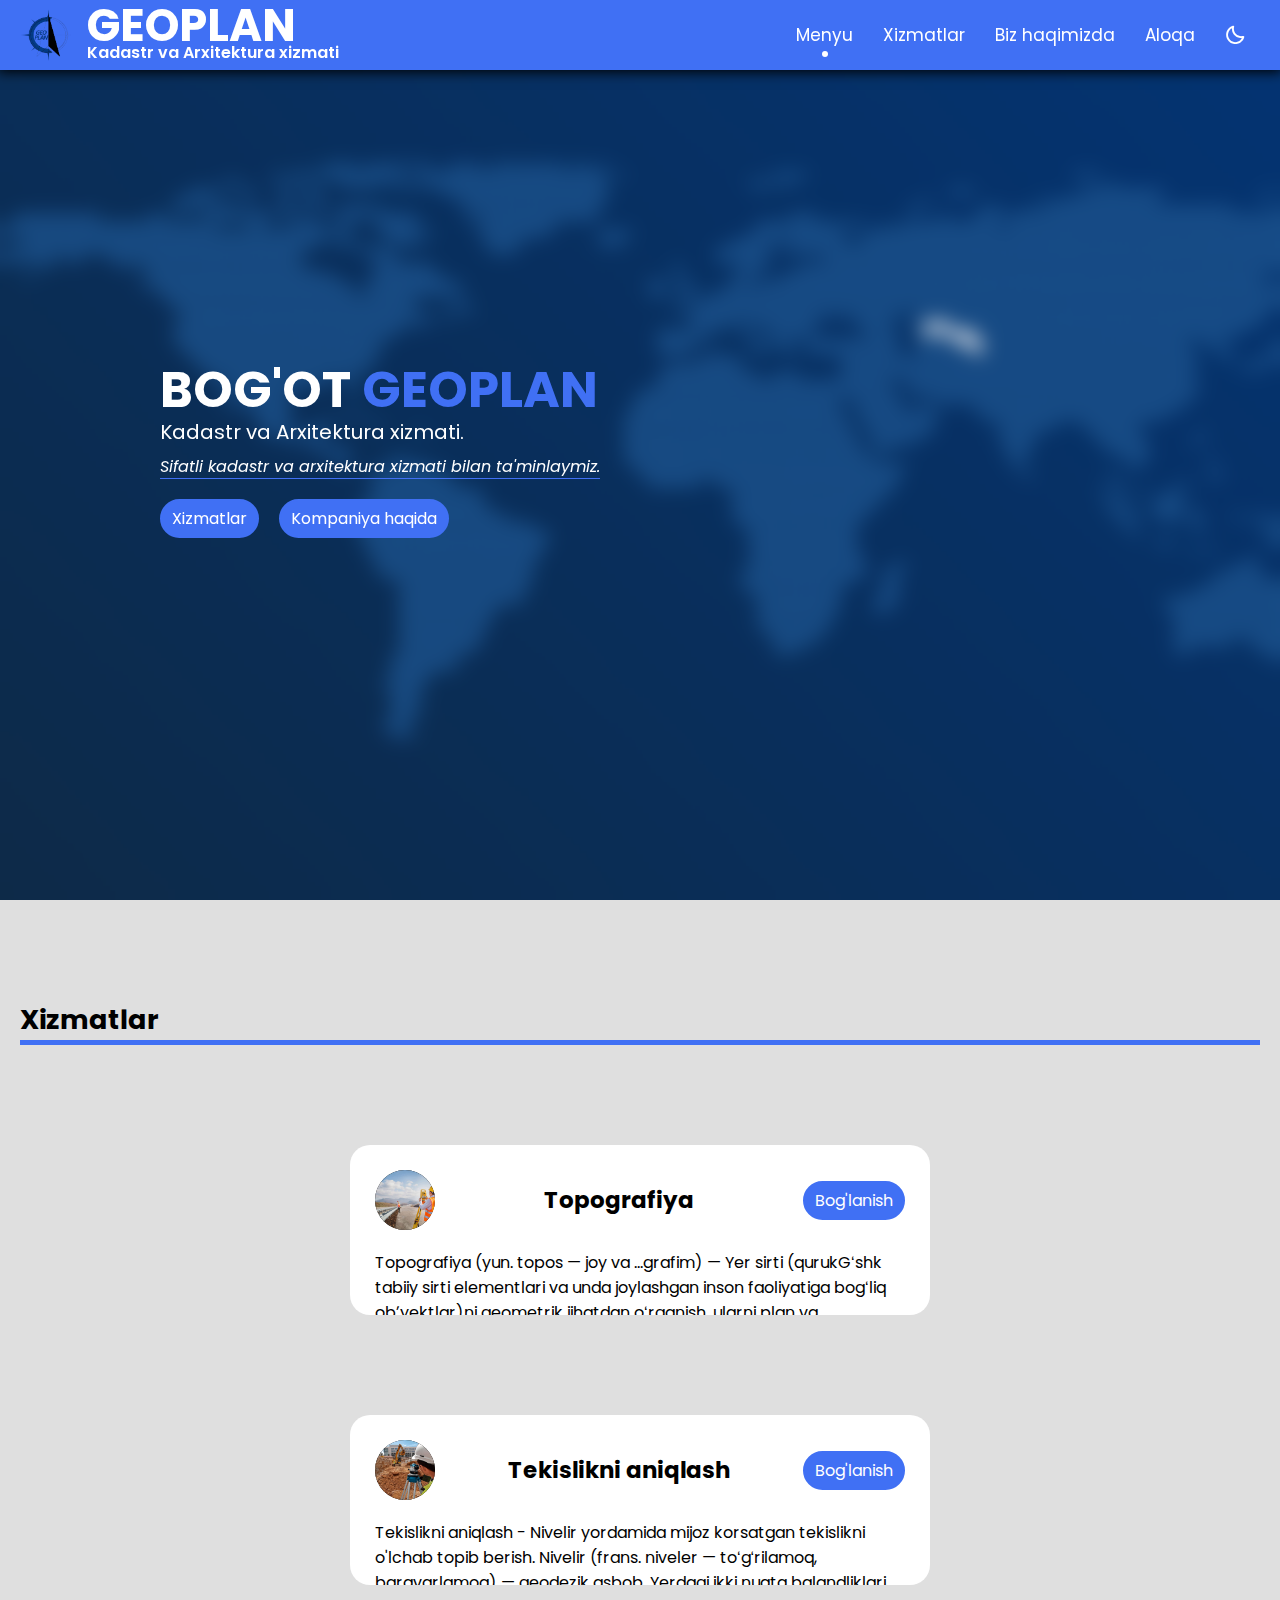
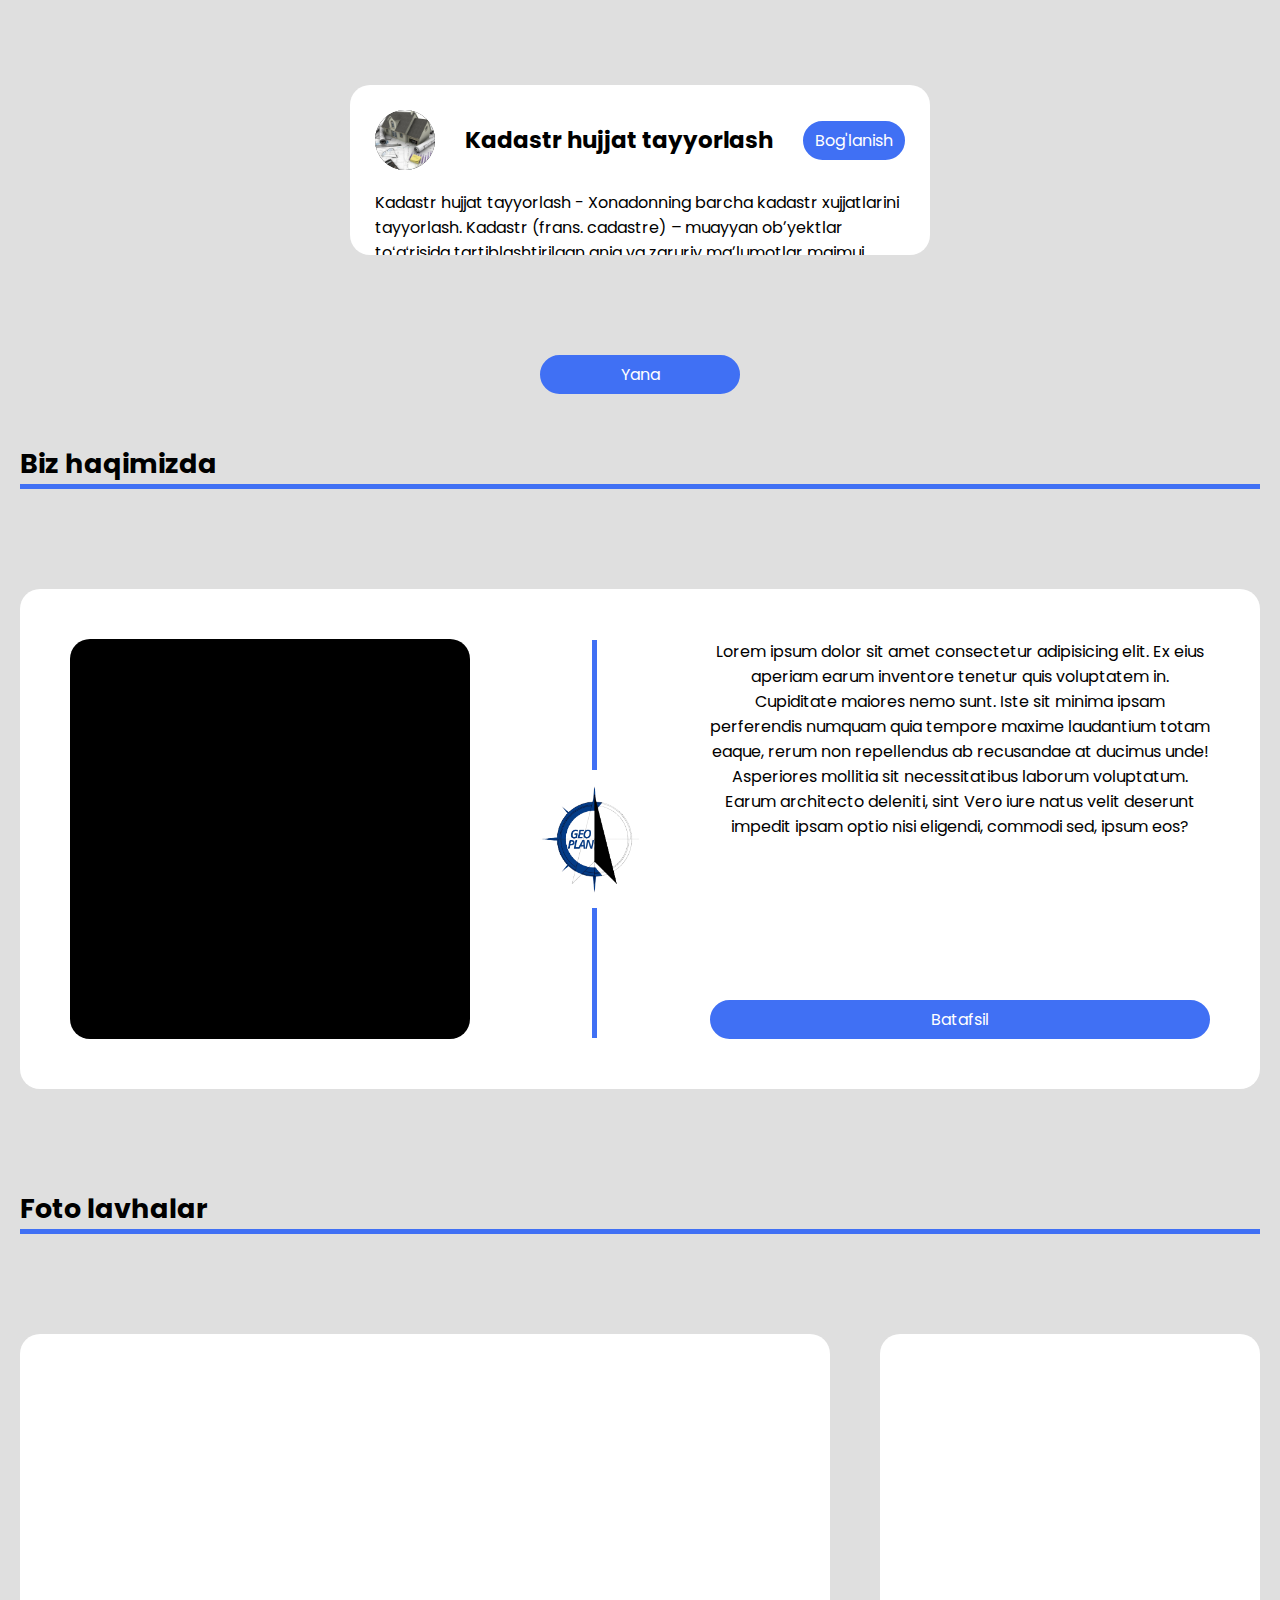
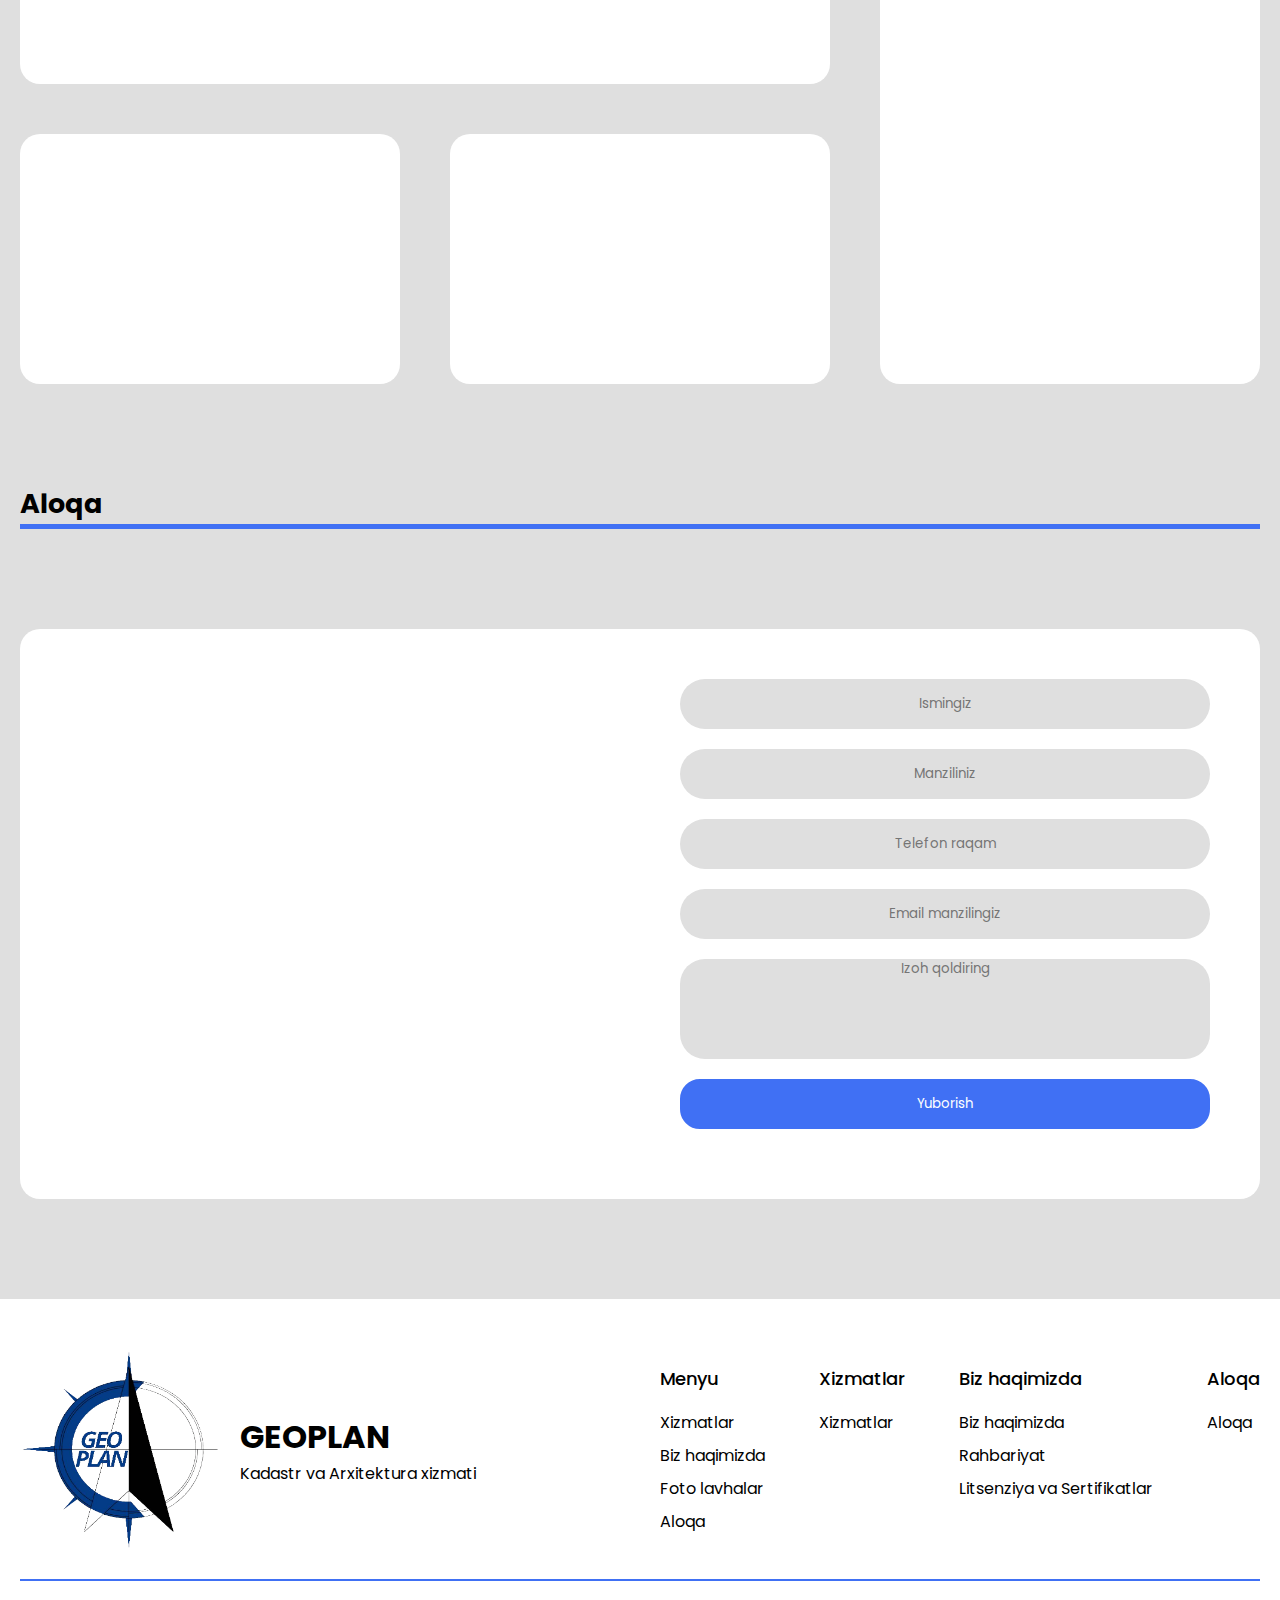
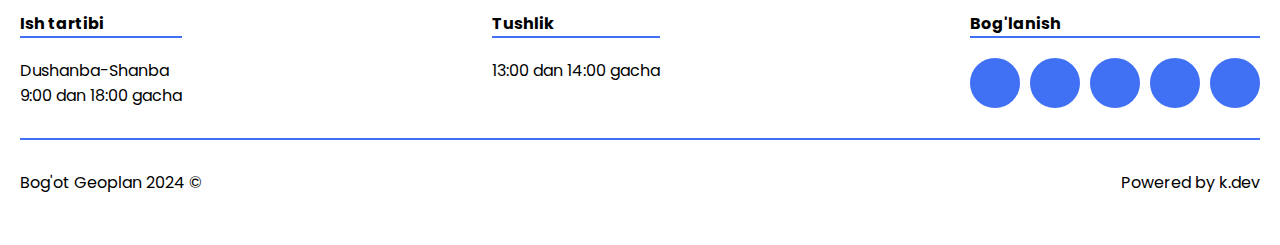
<file: index.html>
<!DOCTYPE html>
<html lang="en">

<head>
    <meta charset="UTF-8">
    <meta http-equiv="X-UA-Compatible" content="IE=edge">
    <meta name="viewport" content="width=device-width, initial-scale=1.0">

    <!-- ===== CSS ===== -->
    <link rel="stylesheet" href="style.css">

    <!-- ===== Boxicons CSS ===== -->
    <link href='https://unpkg.com/boxicons@2.1.1/css/boxicons.min.css' rel='stylesheet'>

    <!-- Font Awesome -->
    <link rel="stylesheet" href="https://cdnjs.cloudflare.com/ajax/libs/font-awesome/6.5.2/css/all.min.css"
        integrity="sha512-SnH5WK+bZxgPHs44uWIX+LLJAJ9/2PkPKZ5QiAj6Ta86w+fsb2TkcmfRyVX3pBnMFcV7oQPJkl9QevSCWr3W6A=="
        crossorigin="anonymous" referrerpolicy="no-referrer" />

    <title>GEOPLAN | Kadastr va Arxitektura xizmati</title>
    <script src="https://ajax.googleapis.com/ajax/libs/jquery/3.5.1/jquery.min.js"></script>
    <link rel="icon" href="img/GEO.png">
</head>

<body>
    <div class="container">
        <nav>
            <div class="nav-bar">
                <div class="icon">
                    <!-- <div class="img_logo"></div> -->
                    <img src="img/GEO.png" alt="" class="img_logo">
                    <span class="logo navLogo"><a href="#" id="title">GEOPLAN</a><br>
                        <p id="parag">Kadastr va Arxitektura xizmati</p>
                    </span>
                </div>
                <i class='bx bx-menu sidebarOpen'></i>

                <div class="menu">
                    <div class="logo-toggle">
                        <span class="logo"><a href="#" id="title">GEOPLAN</a><br>
                        </span>

                        <i class='bx bx-x siderbarClose'></i>
                    </div>

                    <ul class="nav-links">
                        <li><a href="#" class="dot_active" id="nav1">Menyu</a></li>
                        <li><a href="service.html" id="nav2">Xizmatlar</a></li>
                        <li><a href="about.html" id="nav3">Biz haqimizda</a></li>
                        <li><a href="contact.html" id="nav4">Aloqa</a></li>
                        
                        <div class="darkLight-searchBox">
                            <div class="dark-light">
                                <i class='bx bx-moon moon'></i>
                                <i class='bx bx-sun sun'></i>
                            </div>
                            </div>
                            <!-- <select name="" id="" class="select">
                                <option value="uz">O'zb</option>
                                <option value="ru">Ўзб</option>
                            </select> -->
                        </ul>
                    </div>


                <!-- <div class="number">
                        <i class="fa-solid fa-phone"></i>
                        <div class="number_number">
                            <p>+998 99 999 99 99</p>
                            <p>+998 99 999 99 99</p>
                        </div>
                    </div> -->



                <!-- <div class="search-field">
                        <input type="text" placeholder="Search...">
                        <i class='bx bx-search'></i>
                    </div> -->
            </div>
    </div>
    </div>
    </nav>
    </div>
    <header>
        <div class="header_content">
            <div class="container header_banner">
                <div class="header_title">
                    <h1 id="headerTitle">BOG'OT <span>GEOPLAN</span></h1>
                    <p id="headerParag">Kadastr va Arxitektura xizmati.</p>
                    <i id="headerItalic">Sifatli kadastr va arxitektura xizmati bilan ta'minlaymiz.</i>
                    <div class="header_link">
                        <a href="" class="btn">Xizmatlar</a>
                        <a href="" class="btn headerBTN">Kompaniya haqida</a>
                    </div>
                </div>
            </div>
        </div>
    </header>
    <main>
        <section class="service">
            <div class="container">
                <div class="title">
                    <h2 id="title1">Xizmatlar</h2>
                </div>
                <div class="service_content">
                    <div class="service_card">
                        <div class="service_title">
                            <div class="service_img">
                                <img src="img/Topografiya.jpg" alt="">
                            </div>
                            <h3 id="service1">Topografiya</h3>
                            <a href="" class="btn">Bog'lanish</a>
                        </div>
                        <p>Topografiya (yun. topos — joy va ...grafim) — Yer sirti (qurukGʻshk tabiiy sirti elementlari
                            va unda joylashgan inson faoliyatiga bogʻliq obʼyektlar)ni geometrik jihatdan oʻrganish,
                            ularni plan va xaritalarda tasvirlash bilan shugʻullanadigan ilmiy-texnik fan.
                            T. yirik masshtabli topografik xaritalarni tuzish bilan bogʻliq dala oʻlchash va hisobchizma
                            ishlarini; joyda sʼyomka bazasi tarmogʻini qurish; oddiy asbob va usullarda bajariladigan
                            sʼyomka ishlarini, aerofototopografik usulda bajariladigan sʼyomka ishlarini tashkil qilish
                            va amalga oshirish; topografik xaritalar tuzishning hamma bosqichlarida tahririy ishlarni
                            taʼminlash; topografik xaritalar uchun shartli belgilarni ishlab chiqish va ularni
                            mukammallashtirish kabi masalalar bilan shugʻullanadi.</p>
                    </div>
                    <div class="service_card">
                        <div class="service_title">
                            <div class="service_img">
                                <img src="img/tekislik.jpg" alt="">
                            </div>
                            <h3 id="service2">Tekislikni aniqlash</h3>
                            <a href="" class="btn">Bog'lanish</a>
                        </div>
                        <p>Tekislikni aniqlash - Nivelir yordamida mijoz korsatgan tekislikni o'lchab topib berish.
                            Nivelir (frans. niveler — toʻgʻrilamoq, baravarlamoq) — geodezik asbob. Yerdagi ikki nuqta
                            balandliklari farqi (nisbiy balandligi) ni gorizontal vizir nuri bilan, shu nuqtalarga tik
                            oʻrnatiladigan N. reykalar yordamida aniklaydi. Tuzilishi boʻyicha ular ikki tur — vizir
                            nuri silindrik adilak (suv tarozi) yordamida gorizontal holatga keltiriladigan N.ga va vizir
                            nuri oʻz-oʻzidan gorizontal holatga keladigan (kompensatorli) N.ga boʻlinadi.</p>
                    </div>
                    <div class="service_card">
                        <div class="service_title">
                            <div class="service_img">
                                <img src="img/kadastrHujj.jpg" alt="">
                            </div>
                            <h3 id="service3">Kadastr hujjat tayyorlash</h3>
                            <a href="" class="btn">Bog'lanish</a>
                        </div>
                        <p>Kadastr hujjat tayyorlash - Xonadonning barcha kadastr xujjatlarini tayyorlash.
                            Kadastr (frans. cadastre) – muayyan obʼyektlar toʻgʻrisida tartiblashtirilgan aniq va
                            zaruriy maʼlumotlar majmui, roʻyxati, reyestri (mas, yer kadastri, suv kadastri kabilar).
                            Rasmiy davlat organi yoki muassasasi tomonidan tuziladi va yuritiladi.</p>
                    </div>
                </div>
                <a href="service.html" class="btn btnSolid">Yana</a>

            </div>
        </section>
        <section class="about">
            <div class="container">
                <div class="title">
                    <h2 id="title2">Biz haqimizda</h2>
                </div>
                <div class="about_content">
                    <div class="about_block">
                        <div class="about_block_img"></div>
                        <div class="about_logo">
                            <img src="img/GEO.png" alt="" width="100px">
                        </div>
                        <div class="about_txt">
                            <p>Lorem ipsum dolor sit amet consectetur adipisicing elit. Ex eius aperiam earum inventore
                                tenetur
                                quis voluptatem in. Cupiditate maiores nemo sunt. Iste sit minima ipsam perferendis
                                numquam quia
                                tempore maxime laudantium totam eaque, rerum non repellendus ab recusandae at ducimus
                                unde!
                                Asperiores mollitia sit necessitatibus laborum voluptatum. Earum architecto deleniti,
                                sint
                                Vero iure
                                natus velit deserunt impedit ipsam optio nisi eligendi, commodi sed, ipsum eos?</p>
                            <a href="" class="btn">Batafsil</a>
                        </div>
                    </div>
                </div>
            </div>
        </section>
        <section class="work_time">
            <div class="container">
                <div class="title">
                    <h2 id="title3">Foto lavhalar</h2>
                </div>
                <div class="grid-container">
                    <div class="grid-item item1"></div>
                    <div class="grid-item item2"></div>
                    <div class="grid-item item3"></div>
                    <div class="grid-item item4"></div>
                </div>
            </div>
        </section>
        <section class="contact">
            <div class="container">
                <div class="title">
                    <h2 id="title4">Aloqa</h2>
                </div>
                <div class="contact_block contact_top">
                    <iframe
                        src="https://www.google.com/maps/embed?pb=!1m18!1m12!1m3!1d5989.451912702646!2d60.8086602506683!3d41.35830989810646!2m3!1f0!2f0!3f0!3m2!1i1024!2i768!4f13.1!3m3!1m2!1s0x41dfebd82445f497%3A0x4a43c1b459755b14!2sGEOPLAN!5e0!3m2!1sen!2s!4v1718526622638!5m2!1sen!2s"
                        width="530" height="450" style="border:0;" allowfullscreen="" loading="lazy"
                        referrerpolicy="no-referrer-when-downgrade"></iframe>



                    <div class="form">
                        <form action="" onsubmit=" return sendtelegram()">
                            <input type="text" name="name" id="name" placeholder="Ismingiz" required>
                            <input type="text" name="adress" id="adress" placeholder="Manziliniz" required>
                            <input type="tel" name="tel" id="tel" placeholder="Telefon raqam" required>
                            <input type="email" name="email" id="email" placeholder="Email manzilingiz" required> <br> <br>
                            <textarea name="message" id="message" cols="45" rows="10" placeholder="Izoh qoldiring" required></textarea> <br> <br>
                            <input type="submit" value="Yuborish" id="btn" class="btn">
                        </form>
                    </div>


                </div>
            </div>
        </section>
    </main>
    <footer>
        <div class="container footer_content">
            <div class="footer_top">
                <div class="footer_title">
                    <img src="img/GEO.png" alt="">
                    <div class="footer_title_txt">
                        <h1 id="footerTitle">GEOPLAN</h1>
                        <p id="footerParag">Kadastr va Arxitektura xizmati</p>
                    </div>
                </div>
                <div class="footer_nav">
                    <ul>
                        <li>
                            <a href="" class="footer_nav_title" id="footerNav1">Menyu</a>
                            <a href="" id="nav211">Xizmatlar</a>
                            <a href="" id="">Biz haqimizda</a>
                            <a href="" id="">Foto lavhalar</a>
                            <a href="" id="">Aloqa</a>
                        </li>
                        <li>
                            <a href="" class="footer_nav_title" id="nav21">Xizmatlar</a>
                            <a href="" id="">Xizmatlar</a>
                        </li>
                        <li>
                            <a href="" class="footer_nav_title" id="nav31">Biz haqimizda</a>
                            <a href="" id="">Biz haqimizda</a>
                            <a href="" id="">Rahbariyat</a>
                            <a href="" id="">Litsenziya va Sertifikatlar</a>
                        </li>
                        <li>
                            <a href="" class="footer_nav_title" id="nav41">Aloqa</a>
                            <a href="" id="">Aloqa</a>
                        </li>
                    </ul>
                </div>
            </div>
            <div class="footer_center">
                <div class="footer_time">
                    <h4 id="workOrder">Ish tartibi</h4>
                    <p id="week">Dushanba-Shanba</p>
                    <p id="weekTime">9:00 dan 18:00 gacha</p>
                </div>
                <div class="footer_time">
                    <h4 id="lunch">Tushlik</h4>
                    <p id="lunchTime">13:00 dan 14:00 gacha</p>
                </div>
                <div class="footer_time">
                    <h4 id="contact">Bog'lanish</h4>
                    <div class="footer_link">
                        <a href=""><i class="fa-solid fa-phone"></i></a>
                        <a href=""><i class="fa-brands fa-telegram"></i></a>
                        <a href=""><i class="fa-brands fa-instagram"></i></a>
                        <a href=""><i class="fa-solid fa-envelope"></i></a>
                        <a href=""><i class="fa-solid fa-location-dot"></i></a>
                    </div>
                </div>
            </div>
            <div class="footer_bottom">
                <p>
                    Bog'ot Geoplan 2024 &copy;
                </p>
                <a href="">Powered by k.dev</a>
            </div>
        </div>
    </footer>





    <script src="script.js"></script>
    <script src="sendtelegram.js"></script>

</body>

</html>
</file>
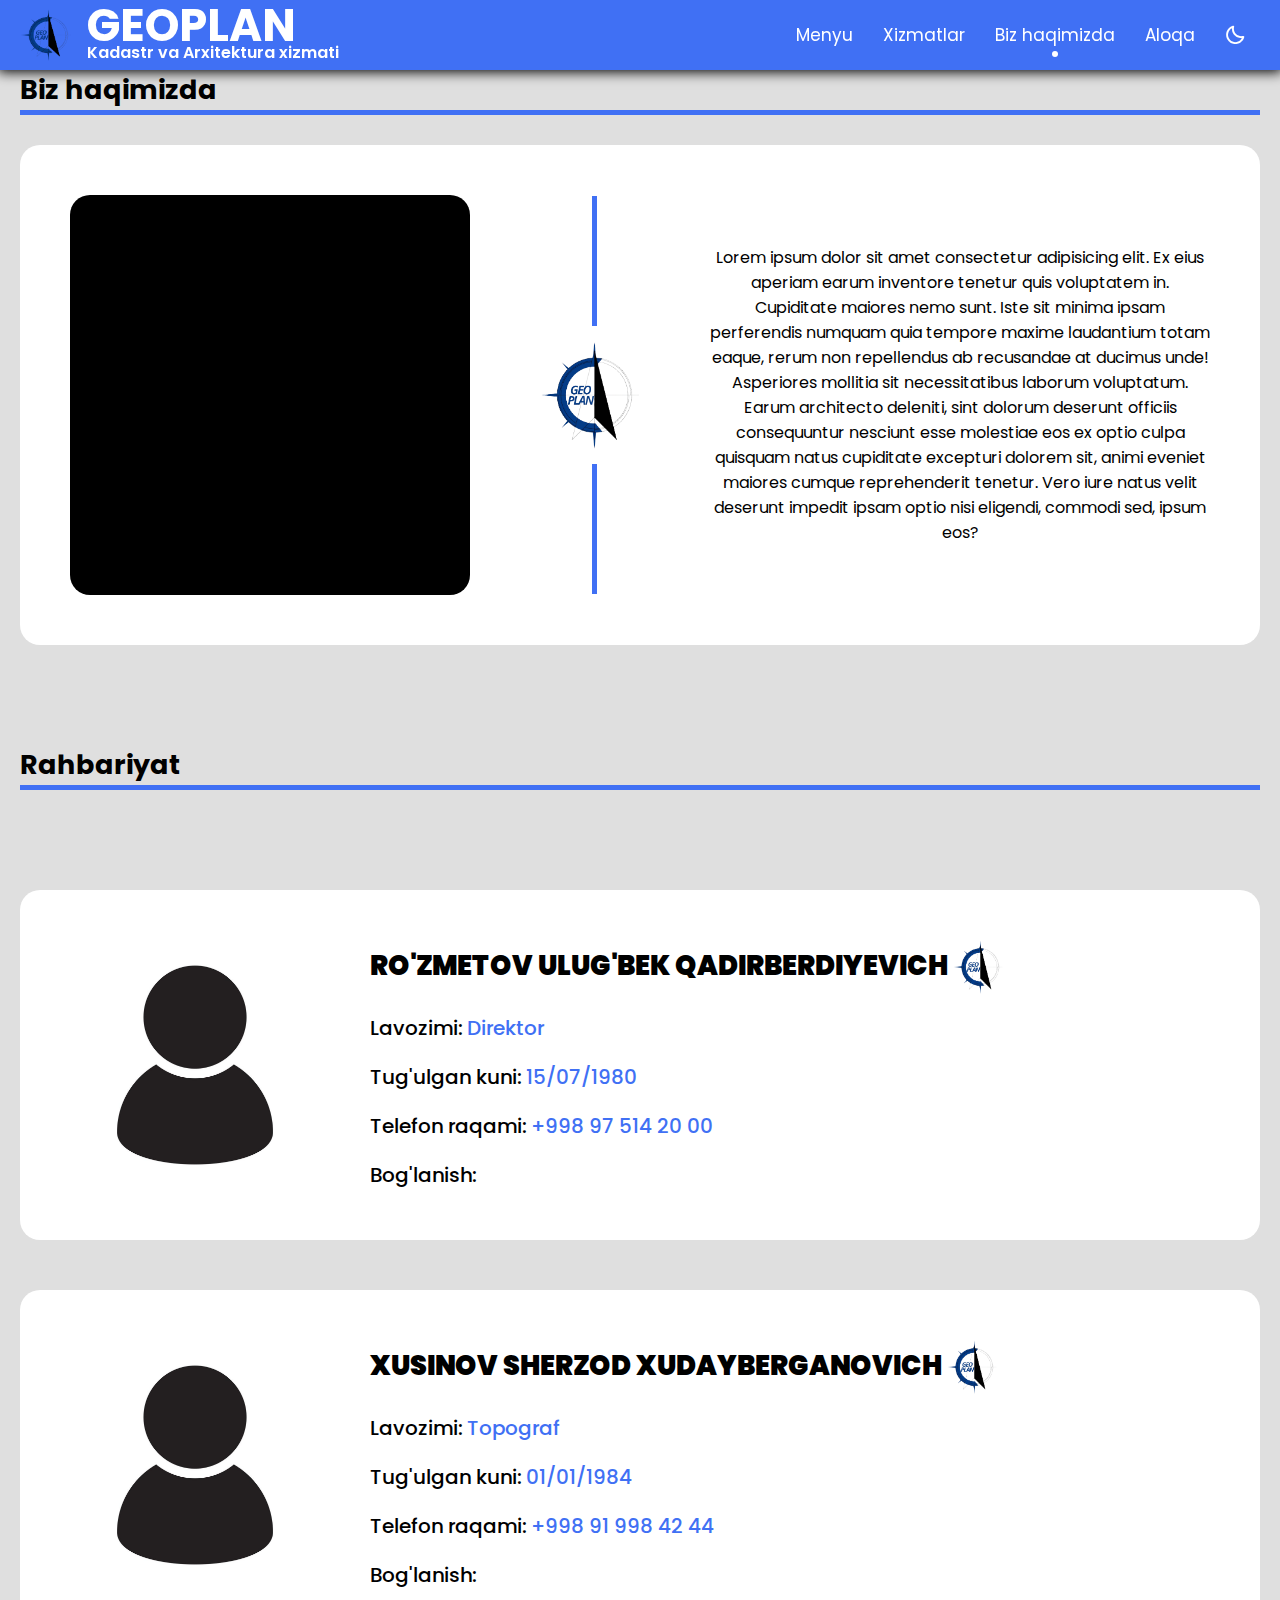
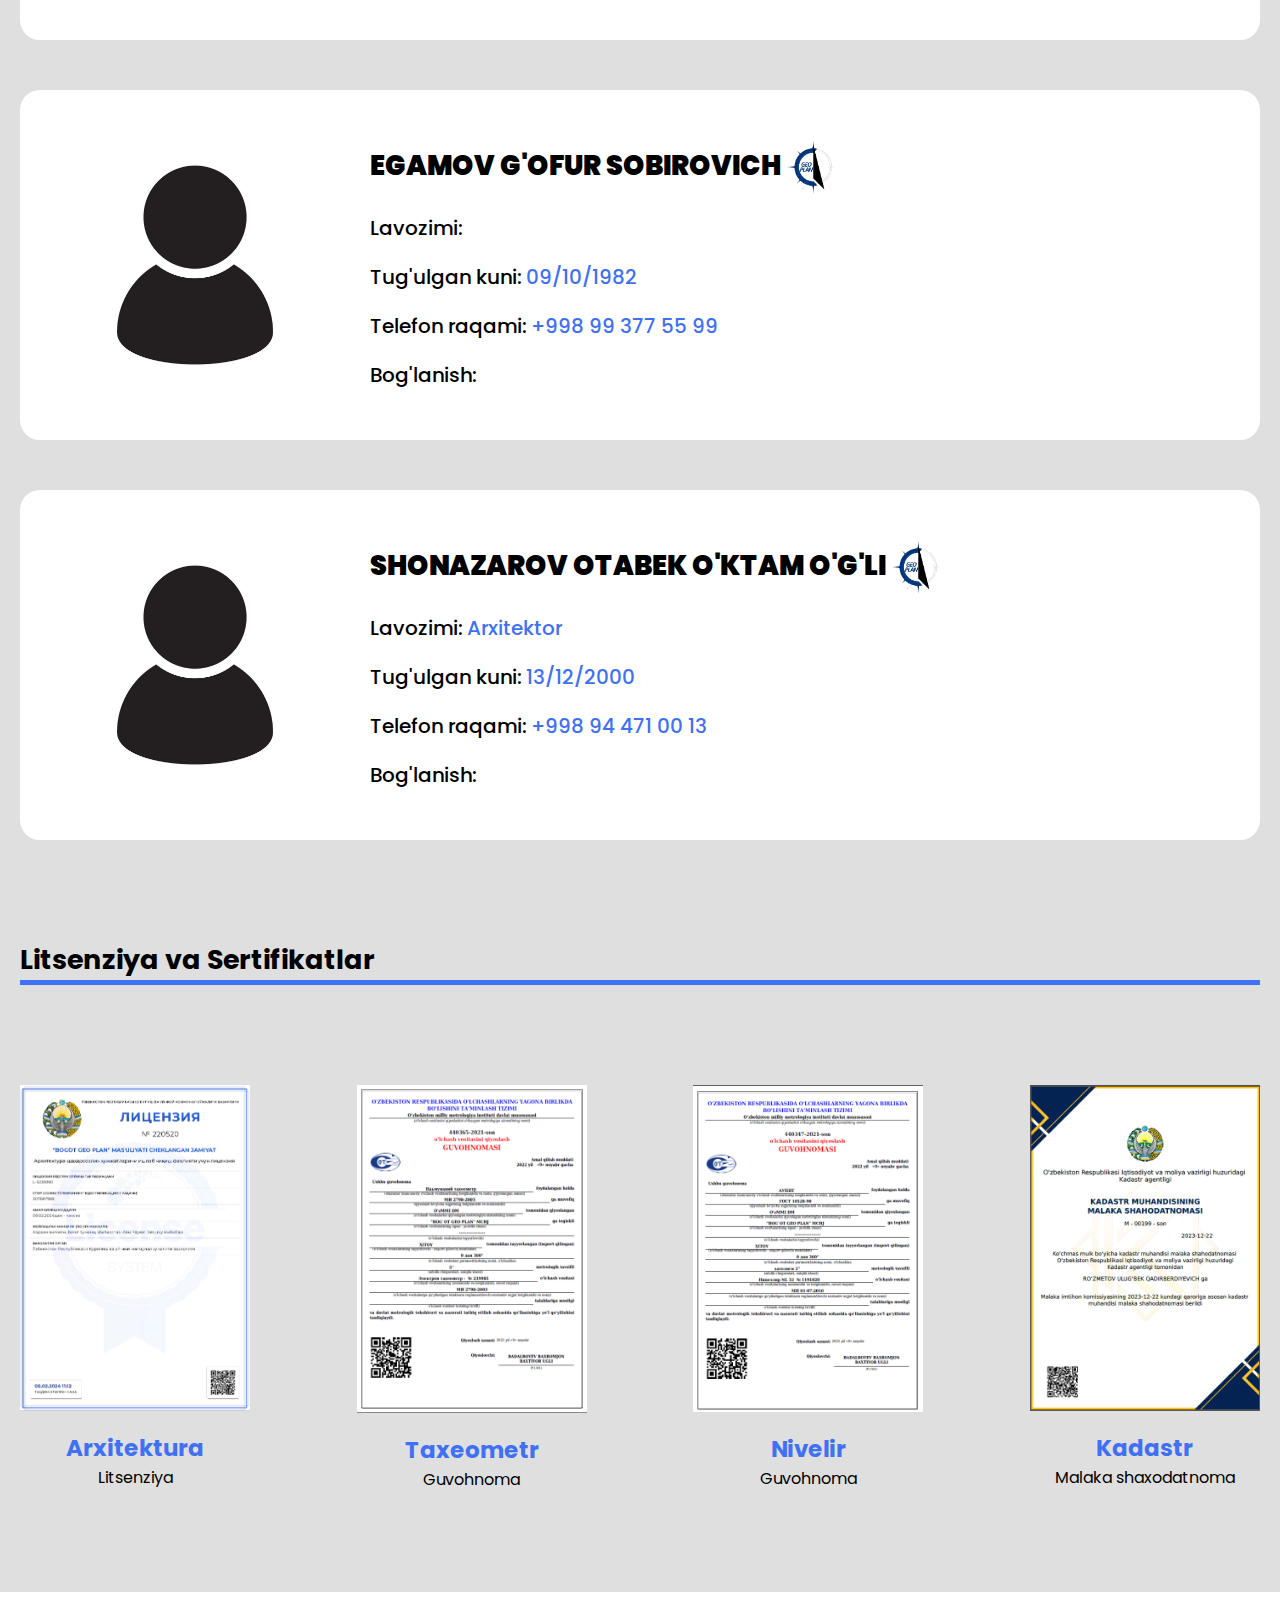
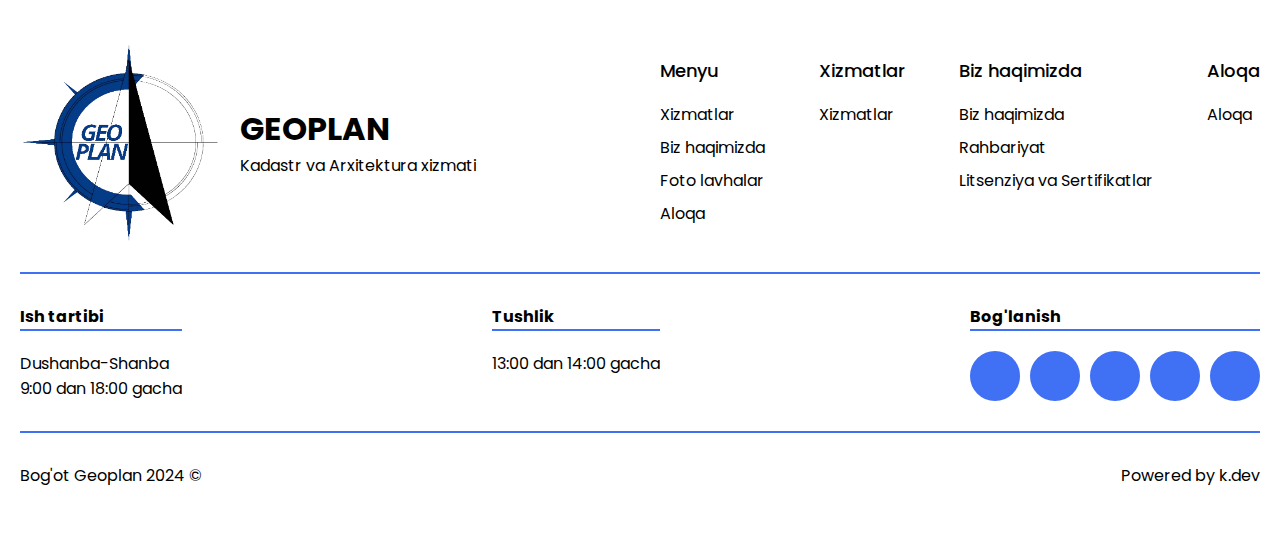
<file: about.html>
<!DOCTYPE html>
<html lang="en">

<head>
    <meta charset="UTF-8">
    <meta http-equiv="X-UA-Compatible" content="IE=edge">
    <meta name="viewport" content="width=device-width, initial-scale=1.0">

    <!-- ===== CSS ===== -->
    <link rel="stylesheet" href="style.css">

    <!-- ===== Boxicons CSS ===== -->
    <link href='https://unpkg.com/boxicons@2.1.1/css/boxicons.min.css' rel='stylesheet'>

    <!-- Font Awesome -->
    <link rel="stylesheet" href="https://cdnjs.cloudflare.com/ajax/libs/font-awesome/6.5.2/css/all.min.css"
        integrity="sha512-SnH5WK+bZxgPHs44uWIX+LLJAJ9/2PkPKZ5QiAj6Ta86w+fsb2TkcmfRyVX3pBnMFcV7oQPJkl9QevSCWr3W6A=="
        crossorigin="anonymous" referrerpolicy="no-referrer" />

        <title>GEOPLAN | Kadastr va Arxitektura xizmati</title>
        <link rel="icon" href="img/GEO.png">
    </head>

<body>
    <div class="container">
        <nav>
            <div class="nav-bar">
                <div class="icon">
                    <!-- <div class="img_logo"></div> -->
                    <img src="img/GEO.png" alt="" class="img_logo">
                    <span class="logo navLogo"><a href="#" id="title">GEOPLAN</a><br>
                        <p id="parag">Kadastr va Arxitektura xizmati</p>
                    </span>
                </div>
                <i class='bx bx-menu sidebarOpen'></i>

                <div class="menu">
                    <div class="logo-toggle">
                        <span class="logo"><a href="#" id="title">GEOPLAN</a><br>
                        </span>

                        <i class='bx bx-x siderbarClose'></i>
                    </div>

                    <ul class="nav-links">
                        <li><a href="index.html" id="nav1">Menyu</a></li>
                        <li><a href="service.html" id="nav2">Xizmatlar</a></li>
                        <li><a href="#" class="dot_active" id="nav3">Biz haqimizda</a></li>
                        <li><a href="contact.html" id="nav4">Aloqa</a></li>
                        <div class="darkLight-searchBox">
                            <div class="dark-light">
                                <i class='bx bx-moon moon'></i>
                                <i class='bx bx-sun sun'></i>
                            </div>
                            </div>
                            <!-- <select name="" id="" class="select">
                                <option value="uz">O'zb</option>
                                <option value="ru">Ўзб</option>
                            </select> -->
        
                        </ul>
                    </div>


                    <!-- <div class="number">
                        <i class="fa-solid fa-phone"></i>
                        <div class="number_number">
                            <p>+998 99 999 99 99</p>
                            <p>+998 99 999 99 99</p>
                        </div>
                    </div> -->

                    

                        <!-- <div class="search-field">
                        <input type="text" placeholder="Search...">
                        <i class='bx bx-search'></i>
                    </div> -->
                    </div>
                </div>
            </div>
        </nav>
    </div>
    <main>
        <section class="about">
            <div class="container">
                <div class="title">
                    <h2 id="">Biz haqimizda</h2>
                </div>
                <div class="about_content">
                    <div class="about_block">
                        <div class="about_block_img"></div>
                        <div class="about_logo">
                            <img src="img/GEO.png" alt="" width="100px">
                        </div>
                        <div class="about_txt about_bl">
                            <p>Lorem ipsum dolor sit amet consectetur adipisicing elit. Ex eius aperiam earum inventore
                                tenetur
                                quis voluptatem in. Cupiditate maiores nemo sunt. Iste sit minima ipsam perferendis
                                numquam quia
                                tempore maxime laudantium totam eaque, rerum non repellendus ab recusandae at ducimus
                                unde!
                                Asperiores mollitia sit necessitatibus laborum voluptatum. Earum architecto deleniti,
                                sint
                                dolorum deserunt officiis consequuntur nesciunt esse molestiae eos ex optio culpa
                                quisquam natus
                                cupiditate excepturi dolorem sit, animi eveniet maiores cumque reprehenderit tenetur.
                                Vero iure
                                natus velit deserunt impedit ipsam optio nisi eligendi, commodi sed, ipsum eos?</p>
                        </div>
                    </div>
                </div>
            </div>
        </section>
        <section>
            <div class="container">
                <div class="title">
                    <h2 id="">Rahbariyat</h2>
                </div>
                <div class="management_content">
                    <div class="management_block">
                        <img src="img/avtr.jpg" alt="" width="250px">
                        <div class="management_txt">
                            <h2>RO'ZMETOV ULUG'BEK QADIRBERDIYEVICH <img src="img/GEO.png" alt=""></h2>
                            <p>Lavozimi: <span>Direktor</span></p>
                            <p>Tug'ulgan kuni: <span>15/07/1980</span></p>
                            <p>Telefon raqami: <span>+998 97 514 20 00</span></p>
                            <p>Bog'lanish: <span></span></p>
                        </div>
                    </div>
                    <div class="management_block">
                        <img src="img/avtr.jpg" alt="" width="250px">
                        <div class="management_txt">
                            <h2>XUSINOV SHERZOD XUDAYBERGANOVICH <img src="img/GEO.png" alt=""></h2>
                            <p>Lavozimi: <span>Topograf</span></p>
                            <p>Tug'ulgan kuni: <span>01/01/1984</span></p>
                            <p>Telefon raqami: <span>+998 91 998 42 44</span></p>
                            <p>Bog'lanish: <span></span></p>
                        </div>
                    </div>
                    <div class="management_block">
                        <img src="img/avtr.jpg" alt="" width="250px">
                        <div class="management_txt">
                            <h2>EGAMOV G'OFUR SOBIROVICH <img src="img/GEO.png" alt=""></h2>
                            <p>Lavozimi: <span></span></p>
                            <p>Tug'ulgan kuni: <span>09/10/1982</span></p>
                            <p>Telefon raqami: <span>+998 99 377 55 99</span></p>
                            <p>Bog'lanish: <span></span></p>
                        </div>
                    </div>
                    <div class="management_block">
                        <img src="img/avtr.jpg" alt="" width="250px">
                        <div class="management_txt">
                            <h2>SHONAZAROV OTABEK O'KTAM O'G'LI <img src="img/GEO.png" alt=""></h2>
                            <p>Lavozimi: <span>Arxitektor</span></p>
                            <p>Tug'ulgan kuni: <span>13/12/2000</span></p>
                            <p>Telefon raqami: <span>+998 94 471 00 13</span></p>
                            <p>Bog'lanish: <span></span></p>
                        </div>
                    </div>
                </div>
            </div>
        </section>
        <section class="license">
            <div class="container">
                <div class="title">
                    <h2 id="">Litsenziya va Sertifikatlar</h2>
                </div>
                <div class="license_content">
                    <div class="license_card">
                            <img src="img/Arxitektura_license.png" alt="" width="230px" class="license_img">
                            <div class="license_icon">
                                  <a href="pdf/Лицензия Архитектура.pdf" target="_blank"><i class="fa-solid fa-arrow-up-right-from-square"></i></a>  
                            </div>
                        <h3>Arxitektura</h3>
                        <p>Litsenziya</p>
                    </div>
                    <div class="license_card">
                            <img src="img/Taxeometr_sertifikat.png" alt="" width="230px" class="license_img">
                            <div class="license_icon">
                                  <a href="pdf/СЕРТИФИКАТ ТАХЕОМЕТР South N3.pdf" target="_blank"><i class="fa-solid fa-arrow-up-right-from-square"></i></a>  
                            </div>
                        <h3>Taxeometr</h3>
                        <p>Guvohnoma</p>
                    </div>
                    <div class="license_card">
                            <img src="img/Nivelir_sertifikat.png" alt="" width="230px" class="license_img">
                            <div class="license_icon">
                                  <a href="pdf/НИВЕЛИР NL 32.pdf" target="_blank"><i class="fa-solid fa-arrow-up-right-from-square"></i></a>  
                            </div>
                        <h3>Nivelir</h3>
                        <p>Guvohnoma</p>
                    </div>
                    <div class="license_card">
                            <img src="img/Shaxodatnoma.png" alt="" width="230px" class="license_img">
                            <div class="license_icon">
                                  <a href="pdf/sertifikat.pdf" target="_blank"><i class="fa-solid fa-arrow-up-right-from-square"></i></a>  
                            </div>
                        <h3>Kadastr</h3>
                        <p>Malaka shaxodatnoma</p>
                    </div>
                </div>
            </div>
        </section>
    </main>
    <footer>
        <div class="container footer_content">
            <div class="footer_top">
                <div class="footer_title">
                    <img src="img/GEO.png" alt="">
                    <div class="footer_title_txt">
                        <h1 id="footerTitle">GEOPLAN</h1>
                        <p id="footerParag">Kadastr va Arxitektura xizmati</p>
                    </div>
                </div>
                <div class="footer_nav">
                    <ul>
                        <li>
                            <a href="" class="footer_nav_title" id="footerNav1">Menyu</a>
                            <a href="" id="titleNav1">Xizmatlar</a>
                            <a href="" id="titleNav2">Biz haqimizda</a>
                            <a href="" id="titleNav3">Foto lavhalar</a>
                            <a href="" id="titleNav4">Aloqa</a>
                        </li>
                        <li>
                            <a href="" class="footer_nav_title" id="footerNav2">Xizmatlar</a>
                            <a href="" id="titleNav">Xizmatlar</a>
                        </li>
                        <li>
                            <a href="" class="footer_nav_title" id="footerNav3">Biz haqimizda</a>
                            <a href="" id="titleNav">Biz haqimizda</a>
                            <a href="" id="titleNav">Rahbariyat</a>
                            <a href="" id="titleNav">Litsenziya va Sertifikatlar</a>
                        </li>
                        <li>
                            <a href="" class="footer_nav_title" id="footerNav4">Aloqa</a>
                            <a href="" id="titleNav">Aloqa</a>
                        </li>
                    </ul>
                </div>
            </div>
            <div class="footer_center">
                <div class="footer_time">
                    <h4 id="workOrder">Ish tartibi</h4>
                    <p id="week">Dushanba-Shanba</p>
                    <p id="weekTime">9:00 dan 18:00 gacha</p>
                </div>
                <div class="footer_time">
                    <h4 id="lunch">Tushlik</h4>
                    <p id="lunchTime">13:00 dan 14:00 gacha</p>
                </div>
                <div class="footer_time">
                    <h4 id="contact">Bog'lanish</h4>
                    <div class="footer_link">
                        <a href=""><i class="fa-solid fa-phone"></i></a>
                        <a href=""><i class="fa-brands fa-telegram"></i></a>
                        <a href=""><i class="fa-brands fa-instagram"></i></a>
                        <a href=""><i class="fa-solid fa-envelope"></i></a>
                        <a href=""><i class="fa-solid fa-location-dot"></i></a>
                    </div>
                </div>
            </div>
            <div class="footer_bottom">
                <p>
                    Bog'ot Geoplan 2024 &copy;
                </p>
                <a href="">Powered by k.dev</a>
            </div>
        </div>
    </footer>







    <script src="script.js"></script>

</body>

</html>
</file>
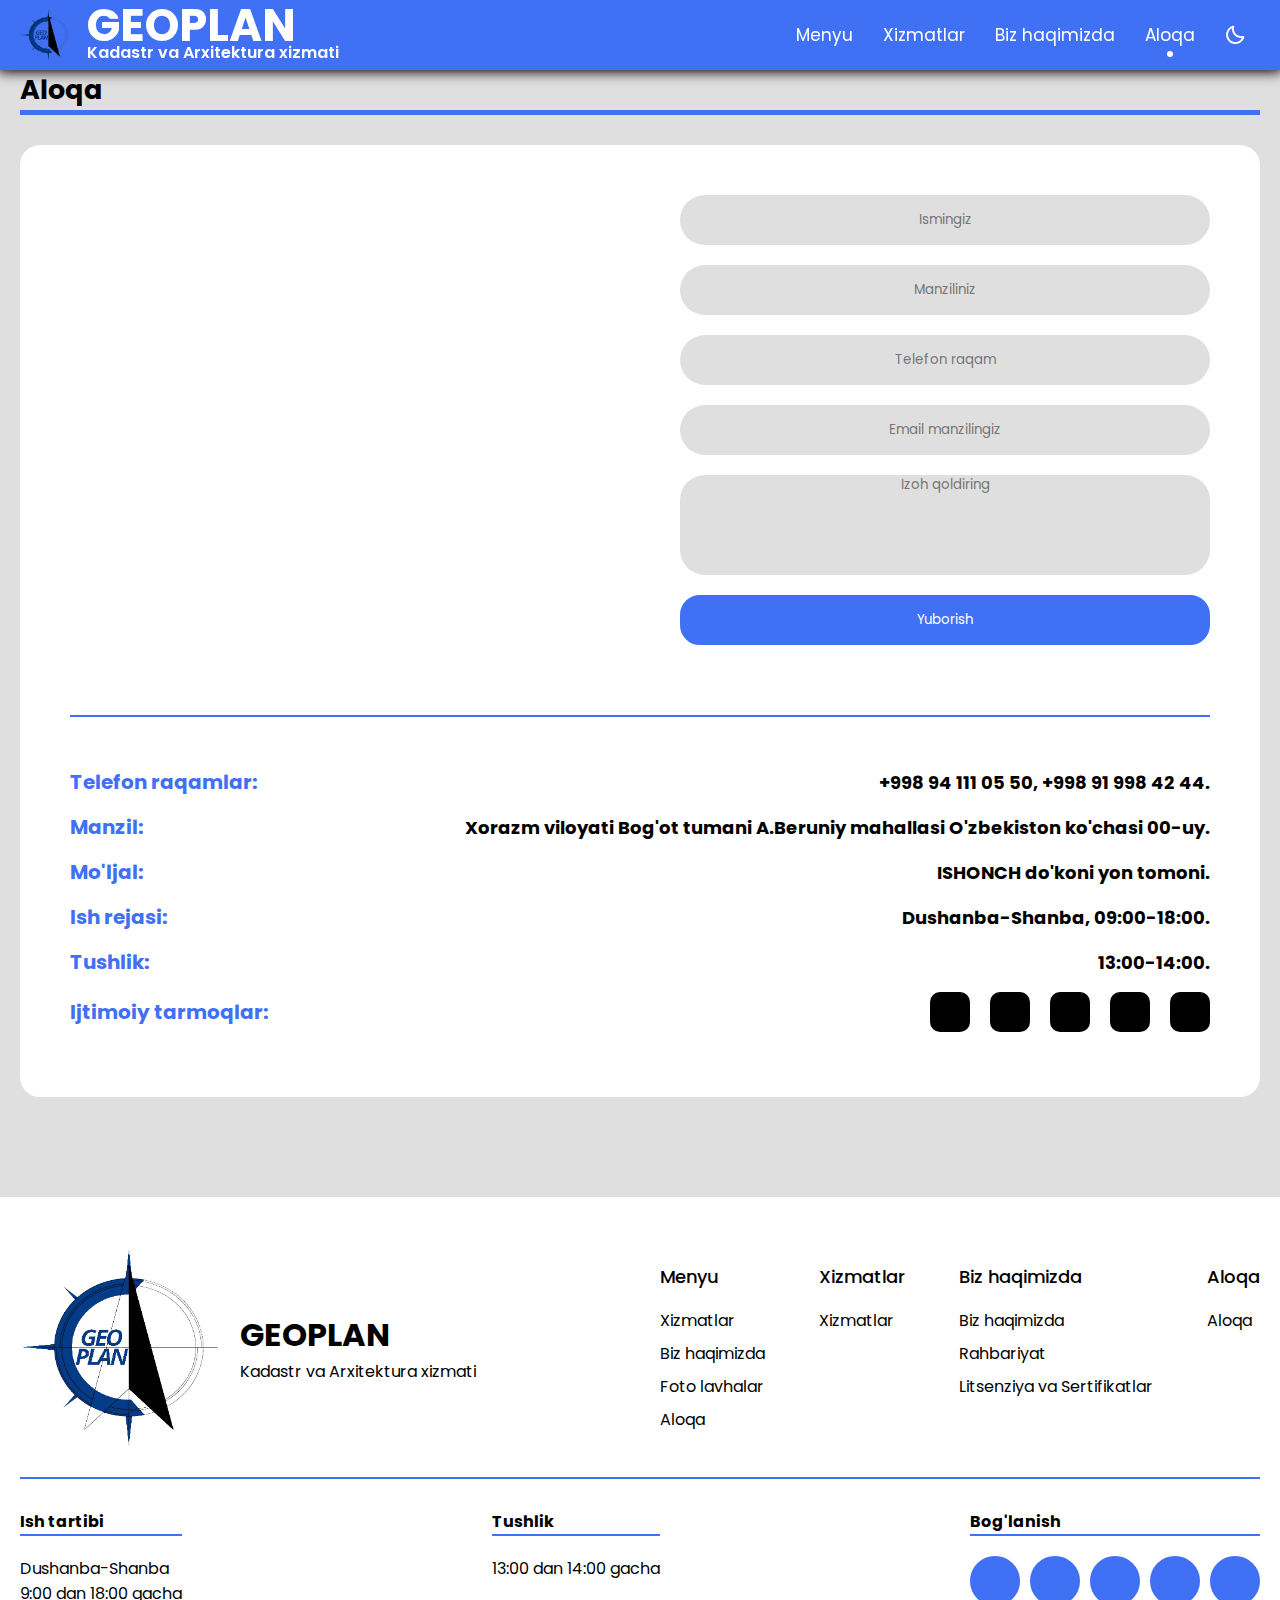
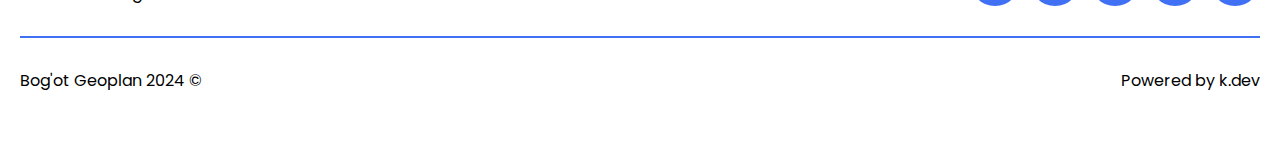
<file: contact.html>
<!DOCTYPE html>
<html lang="en">

<head>
    <meta charset="UTF-8">
    <meta http-equiv="X-UA-Compatible" content="IE=edge">
    <meta name="viewport" content="width=device-width, initial-scale=1.0">

    <!-- ===== CSS ===== -->
    <link rel="stylesheet" href="style.css">

    <!-- ===== Boxicons CSS ===== -->
    <link href='https://unpkg.com/boxicons@2.1.1/css/boxicons.min.css' rel='stylesheet'>

    <!-- Font Awesome -->
    <link rel="stylesheet" href="https://cdnjs.cloudflare.com/ajax/libs/font-awesome/6.5.2/css/all.min.css"
        integrity="sha512-SnH5WK+bZxgPHs44uWIX+LLJAJ9/2PkPKZ5QiAj6Ta86w+fsb2TkcmfRyVX3pBnMFcV7oQPJkl9QevSCWr3W6A=="
        crossorigin="anonymous" referrerpolicy="no-referrer" />

        <title>GEOPLAN | Kadastr va Arxitektura xizmati</title>
    <script src="https://ajax.googleapis.com/ajax/libs/jquery/3.5.1/jquery.min.js"></script>
        <link rel="icon" href="img/GEO.png">
</head>

<body>
    <div class="container">
        <nav>
            <div class="nav-bar">
                <div class="icon">
                    <!-- <div class="img_logo"></div> -->
                    <img src="img/GEO.png" alt="" class="img_logo">
                    <span class="logo navLogo"><a href="#" id="title">GEOPLAN</a><br>
                        <p id="parag">Kadastr va Arxitektura xizmati</p>
                    </span>
                </div>
                <i class='bx bx-menu sidebarOpen'></i>

                <div class="menu">
                    <div class="logo-toggle">
                        <span class="logo"><a href="#" id="title">GEOPLAN</a><br>
                        </span>

                        <i class='bx bx-x siderbarClose'></i>
                    </div>

                    <ul class="nav-links">
                        <li><a href="index.html" id="nav1">Menyu</a></li>
                        <li><a href="service.html" id="nav2">Xizmatlar</a></li>
                        <li><a href="about.html" id="nav3">Biz haqimizda</a></li>
                        <li><a href="#" id="nav4" class="dot_active">Aloqa</a></li>
                        <div class="darkLight-searchBox">
                            <div class="dark-light">
                                <i class='bx bx-moon moon'></i>
                                <i class='bx bx-sun sun'></i>
                            </div>
                            </div>
                            <!-- <select name="" id="" class="select">
                                <option value="uz">O'zb</option>
                                <option value="ru">Ўзб</option>
                            </select> -->
        
                        </ul>
                    </div>


                    <!-- <div class="number">
                        <i class="fa-solid fa-phone"></i>
                        <div class="number_number">
                            <p>+998 99 999 99 99</p>
                            <p>+998 99 999 99 99</p>
                        </div>
                    </div> -->

                    

                        <!-- <div class="search-field">
                        <input type="text" placeholder="Search...">
                        <i class='bx bx-search'></i>
                    </div> -->
                    </div>
                </div>
            </div>
        </nav>
    </div>
   
        <section class="contact">
            <div class="container">
                <div class="title">
                    <h2 id="title4">Aloqa</h2>
                </div>
                <div class="contact_block">
                    <div class="contact_top">
                    <iframe
                        src="https://www.google.com/maps/embed?pb=!1m18!1m12!1m3!1d5989.451912702646!2d60.8086602506683!3d41.35830989810646!2m3!1f0!2f0!3f0!3m2!1i1024!2i768!4f13.1!3m3!1m2!1s0x41dfebd82445f497%3A0x4a43c1b459755b14!2sGEOPLAN!5e0!3m2!1sen!2s!4v1718526622638!5m2!1sen!2s"
                        width="530" height="450" style="border:0;" allowfullscreen="" loading="lazy"
                        referrerpolicy="no-referrer-when-downgrade"></iframe>


                        <div class="form">
                            <form action="" onsubmit=" return sendtelegram()">
                                <input type="text" name="name" id="name" placeholder="Ismingiz" required>
                                <input type="text" name="adress" id="adress" placeholder="Manziliniz" required>
                                <input type="tel" name="tel" id="tel" placeholder="Telefon raqam" required>
                                <input type="email" name="email" id="email" placeholder="Email manzilingiz" required> <br> <br>
                                <textarea name="message" id="message" cols="45" rows="10" placeholder="Izoh qoldiring" required></textarea> <br> <br>
                                <input type="submit" value="Yuborish" id="btn" class="btn">
                            </form>
                        </div>


                    </div>
                        <div class="contact_bottom">
                            <h3><span>Telefon raqamlar:</span>+998 94 111 05 50, +998 91 998 42 44.</h3>
                            <h3><span>Manzil:</span>Xorazm viloyati Bog'ot tumani A.Beruniy mahallasi O'zbekiston ko'chasi 00-uy.</h3>
                            <h3><span>Mo'ljal:</span>ISHONCH do'koni yon tomoni.</h3>
                            <h3><span>Ish rejasi:</span>Dushanba-Shanba, 09:00-18:00.</h3>
                            <h3><span>Tushlik:</span>13:00-14:00.</h3>
                            <h3><span>Ijtimoiy tarmoqlar:</span>
                                <div class="contact_social">
                                <a href=""><i class="fa-solid fa-phone"></i></a>
                                <a href=""><i class="fa-brands fa-telegram"></i></a>
                                <a href=""><i class="fa-brands fa-instagram"></i></a>
                                <a href=""><i class="fa-solid fa-envelope"></i></a>
                                <a href=""><i class="fa-solid fa-location-dot"></i></a>
                            </div>
                            </h3>
                        </div>
                </div>
            </div>
        </section>
    </main>
    <footer>
        <div class="container footer_content">
            <div class="footer_top">
                <div class="footer_title">
                    <img src="img/GEO.png" alt="">
                    <div class="footer_title_txt">
                        <h1 id="footerTitle">GEOPLAN</h1>
                        <p id="footerParag">Kadastr va Arxitektura xizmati</p>
                    </div>
                </div>
                <div class="footer_nav">
                    <ul>
                        <li>
                            <a href="" class="footer_nav_title" id="footerNav1">Menyu</a>
                            <a href="" id="titleNav1">Xizmatlar</a>
                            <a href="" id="titleNav2">Biz haqimizda</a>
                            <a href="" id="titleNav3">Foto lavhalar</a>
                            <a href="" id="titleNav4">Aloqa</a>
                        </li>
                        <li>
                            <a href="" class="footer_nav_title" id="footerNav2">Xizmatlar</a>
                            <a href="" id="titleNav">Xizmatlar</a>
                        </li>
                        <li>
                            <a href="" class="footer_nav_title" id="footerNav3">Biz haqimizda</a>
                            <a href="" id="titleNav">Biz haqimizda</a>
                            <a href="" id="titleNav">Rahbariyat</a>
                            <a href="" id="titleNav">Litsenziya va Sertifikatlar</a>
                        </li>
                        <li>
                            <a href="" class="footer_nav_title" id="footerNav4">Aloqa</a>
                            <a href="" id="titleNav">Aloqa</a>
                        </li>
                    </ul>
                </div>
            </div>
            <div class="footer_center">
                <div class="footer_time">
                    <h4 id="workOrder">Ish tartibi</h4>
                    <p id="week">Dushanba-Shanba</p>
                    <p id="weekTime">9:00 dan 18:00 gacha</p>
                </div>
                <div class="footer_time">
                    <h4 id="lunch">Tushlik</h4>
                    <p id="lunchTime">13:00 dan 14:00 gacha</p>
                </div>
                <div class="footer_time">
                    <h4 id="contact">Bog'lanish</h4>
                    <div class="footer_link">
                        <a href=""><i class="fa-solid fa-phone"></i></a>
                        <a href=""><i class="fa-brands fa-telegram"></i></a>
                        <a href=""><i class="fa-brands fa-instagram"></i></a>
                        <a href=""><i class="fa-solid fa-envelope"></i></a>
                        <a href=""><i class="fa-solid fa-location-dot"></i></a>
                    </div>
                </div>
            </div>
            <div class="footer_bottom">
                <p>
                    Bog'ot Geoplan 2024 &copy;
                </p>
                <a href="">Powered by k.dev</a>
            </div>
        </div>
    </footer>







    <script src="script.js"></script>
    <script src="sendtelegram.js"></script>


</body>

</html>
</file>
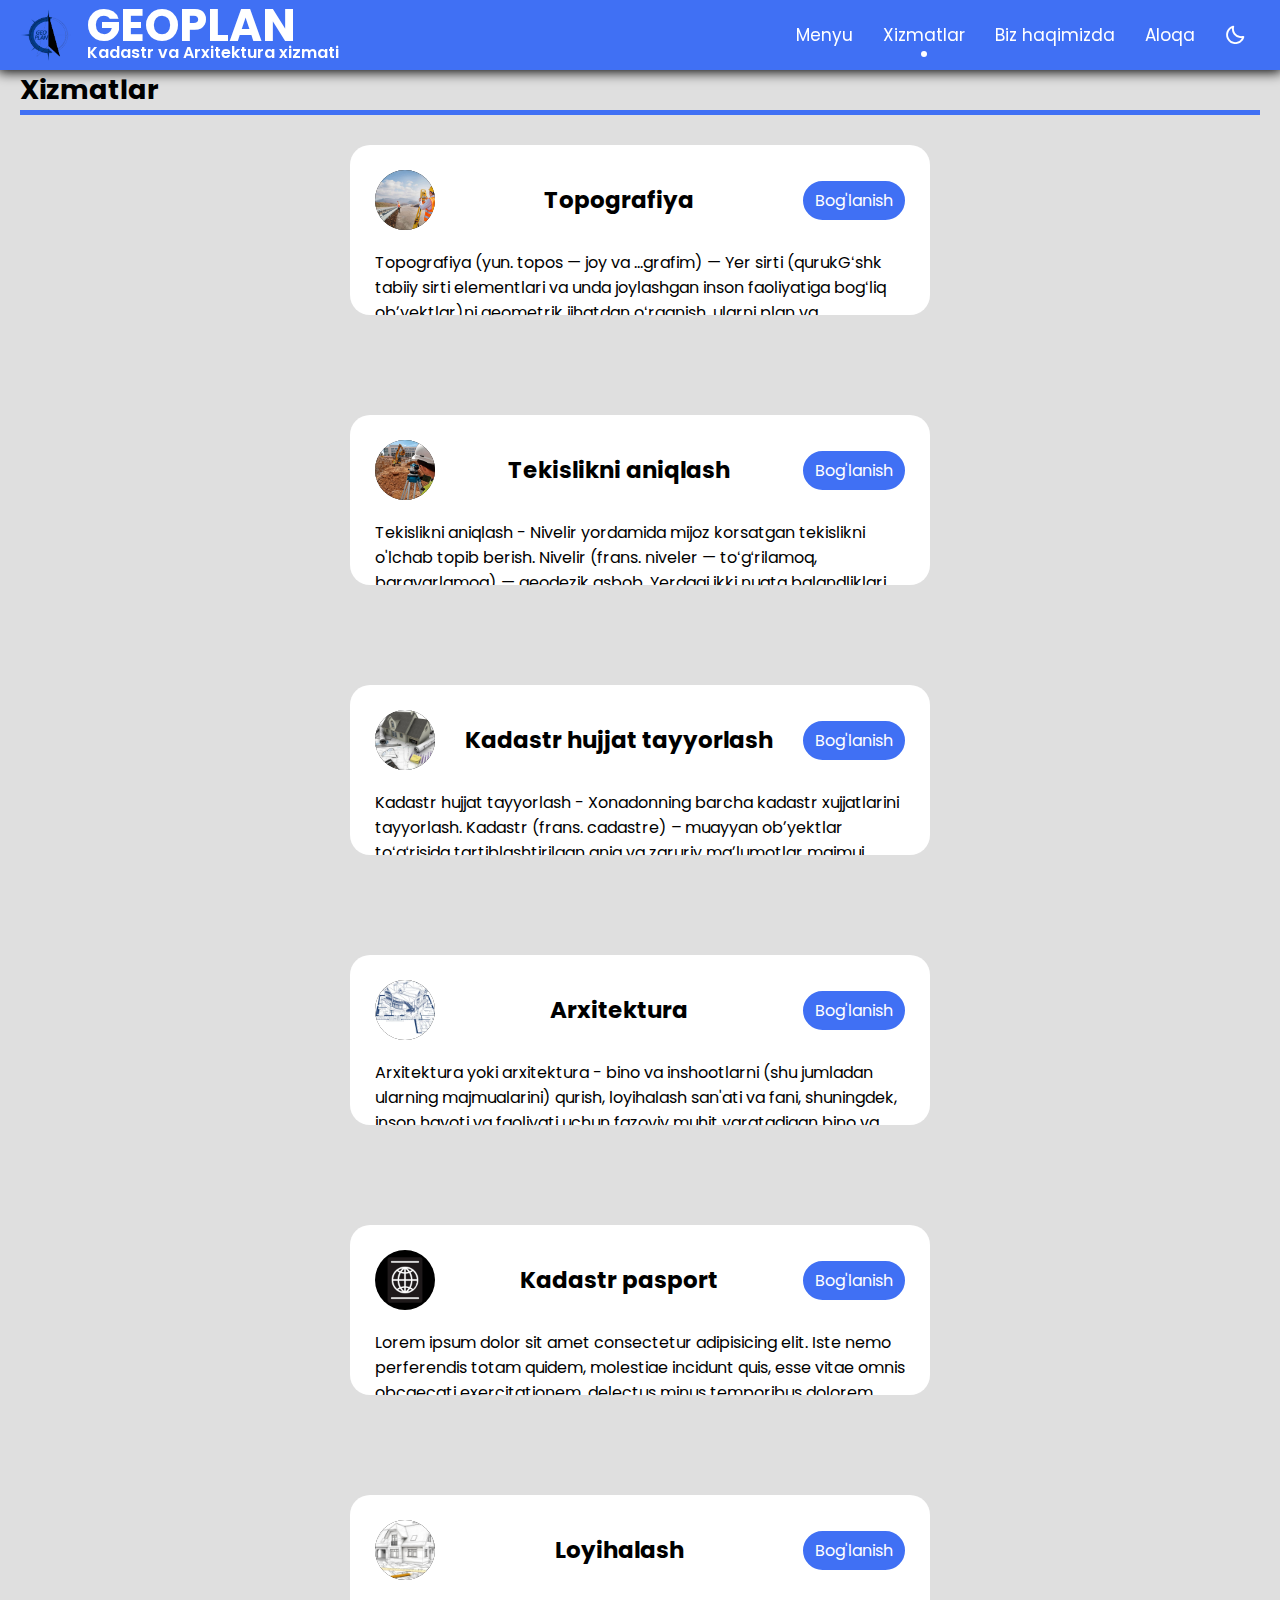
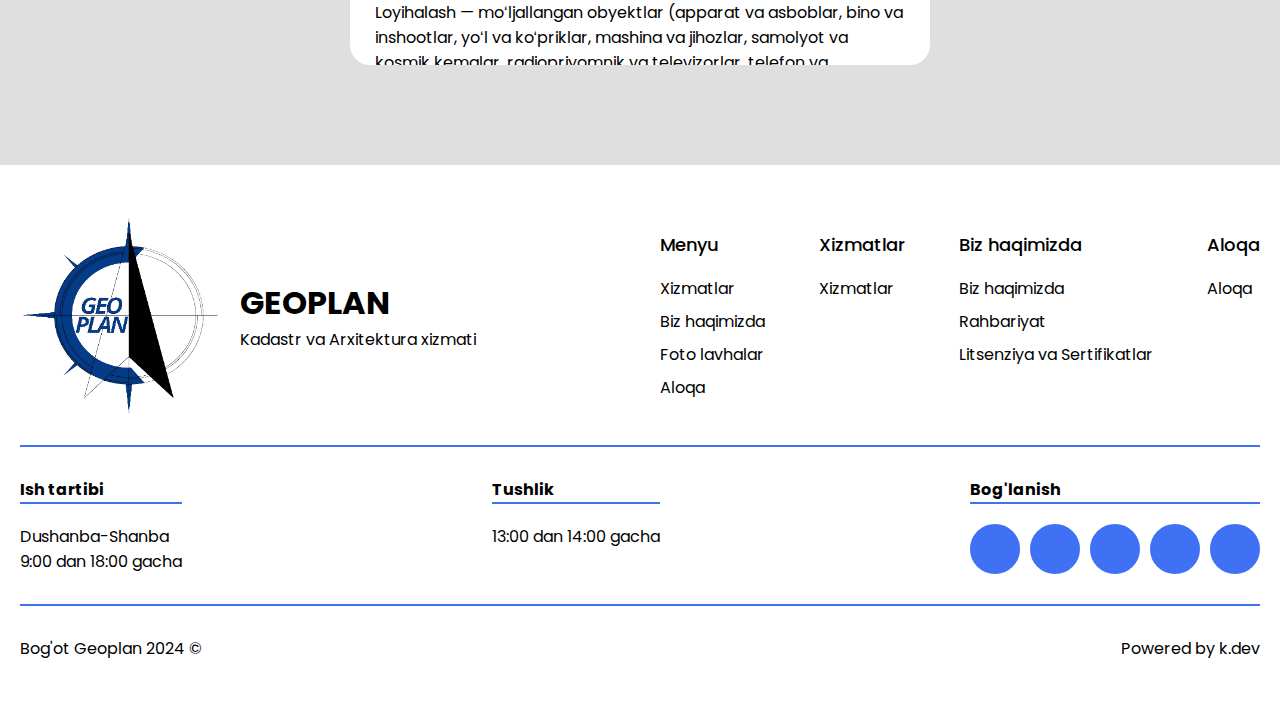
<file: service.html>
<!DOCTYPE html>
<html lang="en">

<head>
    <meta charset="UTF-8">
    <meta http-equiv="X-UA-Compatible" content="IE=edge">
    <meta name="viewport" content="width=device-width, initial-scale=1.0">

    <!-- ===== CSS ===== -->
    <link rel="stylesheet" href="style.css">

    <!-- ===== Boxicons CSS ===== -->
    <link href='https://unpkg.com/boxicons@2.1.1/css/boxicons.min.css' rel='stylesheet'>

    <!-- Font Awesome -->
    <link rel="stylesheet" href="https://cdnjs.cloudflare.com/ajax/libs/font-awesome/6.5.2/css/all.min.css"
        integrity="sha512-SnH5WK+bZxgPHs44uWIX+LLJAJ9/2PkPKZ5QiAj6Ta86w+fsb2TkcmfRyVX3pBnMFcV7oQPJkl9QevSCWr3W6A=="
        crossorigin="anonymous" referrerpolicy="no-referrer" />

    <title>GEOPLAN | Kadastr va Arxitektura xizmati</title>
    <link rel="icon" href="img/GEO.png">
</head>

<body>
    <div class="container">
        <nav>
            <div class="nav-bar">
                <div class="icon">
                    <!-- <div class="img_logo"></div> -->
                    <img src="img/GEO.png" alt="" class="img_logo">
                    <span class="logo navLogo"><a href="#" id="title">GEOPLAN</a><br>
                        <p id="parag">Kadastr va Arxitektura xizmati</p>
                    </span>
                </div>
                <i class='bx bx-menu sidebarOpen'></i>

                <div class="menu">
                    <div class="logo-toggle">
                        <span class="logo"><a href="#" id="title">GEOPLAN</a><br>
                        </span>

                        <i class='bx bx-x siderbarClose'></i>
                    </div>

                    <ul class="nav-links">
                        <li><a href="index.html" id="nav1">Menyu</a></li>
                        <li><a href="#" class="dot_active" id="nav2">Xizmatlar</a></li>
                        <li><a href="about.html" id="nav3">Biz haqimizda</a></li>
                        <li><a href="contact.html" id="nav4">Aloqa</a></li>
                        <div class="darkLight-searchBox">
                            <div class="dark-light">
                                <i class='bx bx-moon moon'></i>
                                <i class='bx bx-sun sun'></i>
                            </div>
                            </div>
                            <!-- <select name="" id="" class="select">
                                <option value="uz">O'zb</option>
                                <option value="ru">Ўзб</option>
                            </select> -->

                        </ul>
                    </div>


                <!-- <div class="number">
                        <i class="fa-solid fa-phone"></i>
                        <div class="number_number">
                            <p>+998 99 999 99 99</p>
                            <p>+998 99 999 99 99</p>
                        </div>
                    </div> -->



                <!-- <div class="search-field">
                        <input type="text" placeholder="Search...">
                        <i class='bx bx-search'></i>
                    </div> -->
            </div>
    </div>
    </div>
    </nav>
    </div>
    <main>
        <section class="service">
            <div class="container">
                <div class="title">
                    <h2 id="">Xizmatlar</h2>
                </div>
                <div class="service_content">
                    <div class="service_card">
                        <div class="service_title">
                            <div class="service_img">
                                <img src="img/Topografiya.jpg" alt="">
                            </div>
                            <h3>Topografiya</h3>
                            <a href="" class="btn">Bog'lanish</a>
                        </div>
                        <p>Topografiya (yun. topos — joy va ...grafim) — Yer sirti (qurukGʻshk tabiiy sirti elementlari
                            va unda joylashgan inson faoliyatiga bogʻliq obʼyektlar)ni geometrik jihatdan oʻrganish,
                            ularni plan va xaritalarda tasvirlash bilan shugʻullanadigan ilmiy-texnik fan. T. yirik
                            masshtabli topografik xaritalarni tuzish bilan bogʻliq dala oʻlchash va hisobchizma
                            ishlarini; joyda sʼyomka bazasi tarmogʻini qurish; oddiy asbob va usullarda bajariladigan
                            sʼyomka ishlarini, aerofototopografik usulda bajariladigan sʼyomka ishlarini tashkil qilish
                            va amalga oshirish; topografik xaritalar tuzishning hamma bosqichlarida tahririy ishlarni
                            taʼminlash; topografik xaritalar uchun shartli belgilarni ishlab chiqish va ularni
                            mukammallashtirish kabi masalalar bilan shugʻullanadi.</p>
                    </div>
                    <div class="service_card">
                        <div class="service_title">
                            <div class="service_img">
                                <img src="img/tekislik.jpg" alt="">
                            </div>
                            <h3>Tekislikni aniqlash</h3>
                            <a href="" class="btn">Bog'lanish</a>
                        </div>
                        <p>Tekislikni aniqlash - Nivelir yordamida mijoz korsatgan tekislikni o'lchab topib berish.
                            Nivelir (frans. niveler — toʻgʻrilamoq, baravarlamoq) — geodezik asbob. Yerdagi ikki nuqta
                            balandliklari farqi (nisbiy balandligi) ni gorizontal vizir nuri bilan, shu nuqtalarga tik
                            oʻrnatiladigan N. reykalar yordamida aniklaydi. Tuzilishi boʻyicha ular ikki tur — vizir
                            nuri silindrik adilak (suv tarozi) yordamida gorizontal holatga keltiriladigan N.ga va vizir
                            nuri oʻz-oʻzidan gorizontal holatga keladigan (kompensatorli) N.ga boʻlinadi.</p>
                    </div>
                    <div class="service_card">
                        <div class="service_title">
                            <div class="service_img">
                                <img src="img/kadastrHujj.jpg" alt="">
                            </div>
                            <h3>Kadastr hujjat tayyorlash</h3>
                            <a href="" class="btn">Bog'lanish</a>
                        </div>
                        <p>Kadastr hujjat tayyorlash - Xonadonning barcha kadastr xujjatlarini tayyorlash.
                            Kadastr (frans. cadastre) – muayyan obʼyektlar toʻgʻrisida tartiblashtirilgan aniq va
                            zaruriy maʼlumotlar majmui, roʻyxati, reyestri (mas, yer kadastri, suv kadastri kabilar).
                            Rasmiy davlat organi yoki muassasasi tomonidan tuziladi va yuritiladi.</p>
                    </div>
                    <div class="service_card">
                        <div class="service_title">
                            <div class="service_img">
                                <img src="img/arxitektura.jpg" alt="">
                            </div>
                            <h3>Arxitektura</h3>
                            <a href="" class="btn">Bog'lanish</a>
                        </div>
                        <p>Arxitektura yoki arxitektura - bino va inshootlarni (shu jumladan ularning majmualarini)
                            qurish, loyihalash san'ati va fani, shuningdek, inson hayoti va faoliyati uchun
                            fazoviy muhit yaratadigan bino va inshootlar majmuasining o'zi. Arxitektura odamlarning
                            hayoti va faoliyati uchun zarur bo'lgan moddiy jihatdan tashkil etilgan muhitni ularning
                            intilishlariga, shuningdek, zamonaviy texnik imkoniyatlarga, estetik va badiiy qarashlarga
                            mos ravishda yaratadi. Arxitekturada ob'ektlarning funktsional (maqsadi, foydasi),
                            texnik (mustahkamligi, chidamliligi), estetik (go'zalligi) xususiyatlari va ularning
                            badiiy-majoziy ma'nosi o'zaro bog'liqdir.</p>
                    </div>
                    <div class="service_card">
                        <div class="service_title">
                            <div class="service_img">
                                <img src="img/passport.jpg" alt="">
                            </div>
                            <h3>Kadastr pasport</h3>
                            <a href="" class="btn">Bog'lanish</a>
                        </div>
                        <p>Lorem ipsum dolor sit amet consectetur adipisicing elit. Iste nemo perferendis totam quidem,
                            molestiae incidunt quis, esse vitae omnis obcaecati exercitationem, delectus minus
                            temporibus dolorem ullam corporis itaque vel aperiam nostrum deserunt! Consectetur quidem
                            sit neque? Voluptates recusandae consequatur laborum porro inventore perspiciatis fuga
                            dignissimos illum, quo tempora repellat numquam?</p>
                    </div>
                    <div class="service_card">
                        <div class="service_title">
                            <div class="service_img">
                                <img src="img/loyihalash.jpg" alt="">
                            </div>
                            <h3>Loyihalash</h3>
                            <a href="" class="btn">Bog'lanish</a>
                        </div>
                        <p>Loyihalash — moʻljallangan obyektlar (apparat va asboblar, bino va inshootlar, yoʻl va
                            koʻpriklar, mashina va jihozlar, samolyot va kosmik kemalar, radiopriyomnik va televizorlar,
                            telefon va kompyuterlar, kiyim-bosh va poyabzallar, mebellar hamda boshqa turli-tuman
                            mahsulotlarning yangi xillari va namunalari)ni qurish va yaratish uchun ularning
                            loyihalarini tuzish va chizish jarayoni.</p>
                    </div>
                </div>

            </div>
        </section>
    </main>
    <footer>
        <div class="container footer_content">
            <div class="footer_top">
                <div class="footer_title">
                    <img src="img/GEO.png" alt="">
                    <div class="footer_title_txt">
                        <h1 id="footerTitle">GEOPLAN</h1>
                        <p id="footerParag">Kadastr va Arxitektura xizmati</p>
                    </div>
                </div>
                <div class="footer_nav">
                    <ul>
                        <li>
                            <a href="" class="footer_nav_title" id="footerNav1">Menyu</a>
                            <a href="" id="titleNav1">Xizmatlar</a>
                            <a href="" id="titleNav2">Biz haqimizda</a>
                            <a href="" id="titleNav3">Foto lavhalar</a>
                            <a href="" id="titleNav4">Aloqa</a>
                        </li>
                        <li>
                            <a href="" class="footer_nav_title" id="footerNav2">Xizmatlar</a>
                            <a href="" id="titleNav">Xizmatlar</a>
                        </li>
                        <li>
                            <a href="" class="footer_nav_title" id="footerNav3">Biz haqimizda</a>
                            <a href="" id="titleNav">Biz haqimizda</a>
                            <a href="" id="titleNav">Rahbariyat</a>
                            <a href="" id="titleNav">Litsenziya va Sertifikatlar</a>
                        </li>
                        <li>
                            <a href="" class="footer_nav_title" id="footerNav4">Aloqa</a>
                            <a href="" id="titleNav">Aloqa</a>
                        </li>
                    </ul>
                </div>
            </div>
            <div class="footer_center">
                <div class="footer_time">
                    <h4 id="workOrder">Ish tartibi</h4>
                    <p id="week">Dushanba-Shanba</p>
                    <p id="weekTime">9:00 dan 18:00 gacha</p>
                </div>
                <div class="footer_time">
                    <h4 id="lunch">Tushlik</h4>
                    <p id="lunchTime">13:00 dan 14:00 gacha</p>
                </div>
                <div class="footer_time">
                    <h4 id="contact">Bog'lanish</h4>
                    <div class="footer_link">
                        <a href=""><i class="fa-solid fa-phone"></i></a>
                        <a href=""><i class="fa-brands fa-telegram"></i></a>
                        <a href=""><i class="fa-brands fa-instagram"></i></a>
                        <a href=""><i class="fa-solid fa-envelope"></i></a>
                        <a href=""><i class="fa-solid fa-location-dot"></i></a>
                    </div>
                </div>
            </div>
            <div class="footer_bottom">
                <p>
                    Bog'ot Geoplan 2024 &copy;
                </p>
                <a href="">Powered by k.dev</a>
            </div>
        </div>
    </footer>







    <script src="script.js"></script>

</body>

</html>
</file>
<file: style.css>
/* ===== Google Font Import - Poppins ===== */
@import url('https://fonts.googleapis.com/css2?family=Poppins:wght@300;400;500;600&display=swap');

*{
    margin: 0;
    padding: 0;
    box-sizing: border-box;
    font-family: 'Poppins', sans-serif;
    transition: all 0.4s ease;;
    text-decoration: none;
    list-style: none;
}
img {
    vertical-align: middle;
}


/* ===== Colours ===== */
:root{
    --body-color: rgb(223, 223, 223);
    --nav-color: #4070F4;
    --side-nav: #010718;
    --text-color: #000;
    --search-bar: #F2F2F2;
    --search-text: #010718;
    --element-bg: #fff;
}

body{
    height: 100vh;
    background-color: var(--body-color);
}
.container {
    max-width: 1300px;
    width: 100%;
    margin: 0 auto;
    padding: 0 20px;
}
.title {
    font-size: 18px;
    position: sticky;
    top: 70px;
    width: 100%;
    background: var(--body-color);
    color: var(--text-color);
    /* margin-top: 100px;
    margin-bottom: 0px; */
    border-bottom: 5px solid var(--nav-color);
    z-index: 1;
}
body.dark{
    --body-color: #353738;
    /* --nav-color: #242526; */
    --side-nav: #242526;
    --text-color: #fff;
    --search-bar: #242526;
    --element-bg: rgb(129, 129, 129);
}

nav{
    position: fixed;
    top: 0;
    left: 0;
    height: 70px;
    width: 100%;
    background-color: var(--nav-color);
    z-index: 100;
    box-shadow: 0 0 12px 2px black;
}

body.dark nav{
    border: 1px solid #393838;

}

nav .nav-bar{
    position: relative;
    height: 100%;
    max-width: 1300px;
    padding: 0 20px;
    width: 100%;
    background-color: var(--nav-color);
    margin: 0 auto;
    display: flex;
    align-items: center;
    justify-content: space-between;
}

nav .nav-bar .sidebarOpen{
    color: var(--text-color);
    font-size: 25px;
    padding: 5px;
    cursor: pointer;
    display: none;
}

nav .nav-bar .logo a{
    font-size: 45px;
    font-weight: 700;
    color: #fff;
    text-decoration: none;
}

.menu .logo-toggle{
    display: none;
}

.nav-bar .nav-links{
    display: flex;
    align-items: center;
}

.nav-bar .nav-links li{
    margin: 0 5px;
    list-style: none;
}
.logo {
    line-height: 17px;
    padding-top: 8px;
}
.logo p {
    color: white;
    font-weight: 600;
}

.nav-links li a{
    position: relative;
    font-size: 17px;
    font-weight: 400;
    color: #fff;
    text-decoration: none;
    padding: 10px;
}

.nav-links li a::before{
    content: '';
    position: absolute;
    left: 50%;
    bottom: 0;
    transform: translateX(-50%);
    height: 6px;
    width: 6px;
    border-radius: 50%;
    background-color: #fff;
    opacity: 0;
    transition: all 0.3s ease;
}
.dot_active::after{
    content: '';
    position: absolute;
    left: 50%;
    bottom: 0;
    transform: translateX(-50%);
    height: 6px;
    width: 6px;
    border-radius: 50%;
    background-color: #fff;
    transition: all 0.3s ease;
}

.nav-links li:hover a::before{
    opacity: 1;
}

.nav-bar .darkLight-searchBox{
    display: flex;
    align-items: center;
}

.darkLight-searchBox .dark-light,
.darkLight-searchBox .searchToggle{
    height: 40px;
    width: 40px;
    display: flex;
    align-items: center;
    justify-content: center;
    margin: 0 5px;
}

.dark-light i,
.searchToggle i{
    position: absolute;
    color: #fff;
    font-size: 22px;
    cursor: pointer;
    transition: all 0.3s ease;
}

.dark-light i.sun{
    opacity: 0;
    pointer-events: none;
}

.dark-light.active i.sun{
    opacity: 1;
    pointer-events: auto;
}

.dark-light.active i.moon{
    opacity: 0;
    pointer-events: none;
}

.searchToggle i.cancel{
    opacity: 0;
    pointer-events: none;
}

.searchToggle.active i.cancel{
    opacity: 1;
    pointer-events: auto;
}

.searchToggle.active i.search{
    opacity: 0;
    pointer-events: none;
}


.searchToggle.active ~ .search-field{
    bottom: -74px;
    opacity: 1;
    pointer-events: auto;
}


body.dark .search-field input{
    color: var(--text-color);
}

/* .search-field i{
    position: absolute;
    color: var(--nav-color);
    right: 15px;
    font-size: 22px;
    cursor: pointer;
} */

body.dark .search-field i{
    color: var(--text-color);
}
select, option {
    color: #4070F4;
    border-radius: 20px;
    border: none;
    outline: none;
    font-size: 16px;
}
.img_logo {
    width: 52px;
    height: 52px;
    /* background: url(img/GEO.png); */
    border-radius: 50%;
    margin-right: 15px;
}
.icon {
    display: flex;
}
/* navbar end */
/* header  start*/
header {

    background: url(img/GEO_bg.png);
    background-size: cover;
    position: relative;
}
.header_content {
    height: 100vh;
    margin-bottom: 100px;
    display: flex;
    justify-content: space-between;
    align-items: center;
    backdrop-filter: blur(10px);
}
.header_title {
    h1 {
        font-size: 50px;
        color: #fff;
        font-weight: 700;
        line-height: 55px;
        span {
            color: var(--nav-color);
        }
        &::before {
            content: '';
        }
    }
    p {
        color: #fff;
        font-size: 20px;
        margin-bottom: 7px;
    }
    i {
        color: #fff;
        border-bottom: 1px solid var(--nav-color);
    }
}
.header_banner {
    max-width: 1000px;
    width: 100%;
}
.header_link {
    display: flex;
    gap: 20px;
    margin-top: 20px;
}



/* header end */
/* service start*/
.service_content {
    display: flex;
    flex-wrap: wrap;
    justify-content: center;
    gap: 100px;
    padding: 100px 0;
}
.service_card {
    max-width: 580px;
    width: 100%;
    height: 170px;
    background: var(--element-bg);
    padding: 25px;
    border-radius: 20px;
    overflow: hidden;
    transition: 500ms;
    color: var(--text-color);
    overflow-y: scroll;
            scroll-snap-type: y mandatory;
}





.service_title {
    display: flex;
    justify-content: space-between;
    align-items: center;
}
.service_title h3 {
    font-size: clamp(18px, 2vw, 23px);
}
.btn {
    color: white;
    background: var(--nav-color);
    padding: 5px 10px;
    border-radius: 20px;
    display: inline-block;
    border: 2px solid var(--nav-color);
    transition: 500ms;
}
.btn:hover {
    background: transparent;
}
.service_card p {
    margin: 20px 0;
}
.service_img {
    width: 60px;
    height: 60px;
    background: #000;
    border-radius: 50%;
    background-size: cover;
    img {
        border-radius: 50%;
        object-fit: cover;
        width: 100%;
        height: 100%;
    }
}
.btnSolid {
    padding: 5px 0px;
    margin: 0 auto;
    margin-bottom: 50px;
    display: flex;
    width: 200px;
    text-align: center;
    justify-content: center;
}


/* service end*/
/* about start */
.about_content {
    padding: 100px 0;
}
.about_block {
    width: 100%;
    background: var(--element-bg);
    display: flex;
    justify-content: space-between;
    align-items: center;
    padding: 50px;
    border-radius: 20px;
    flex-wrap: wrap;
}
.about_block_img {
    max-width: 400px;
    width: 100%;
    height: 400px;
    background: #000;
    border-radius: 20px;
}
.about_block p {
    max-width: 600px;
    width: 100%;
    text-align: center;
    color: var(--text-color);
}
.about_txt a {
    display: flex;
    justify-content: center;
}
.about_bl p {
    display: flex;
    align-items: center;
    height: 100%;
}
.about_txt {
    display: flex;
    max-width: 500px;
    width: 100%;
    flex-direction: column;
    height: 400px;
    justify-content: space-between;
}
.about_logo {
    position: relative;
}
.about_logo::after {
    content: '';
    width: 5px;
    height: 130px;
    background: var(--nav-color);
    position: absolute;
    top: -134%;
    left: 52%;
}
.about_logo::before {
    content: '';
    width: 5px;
    height: 130px;
    background: var(--nav-color);
    position: absolute;
    bottom: -134%;
    left: 52%;
}
/* about end */
/* work time start */


.grid-container {
    display: grid;
    gap: 50px;
    margin-top: 100px;
    padding-bottom: 100px;
  }
  
  .grid-item {
    background-color: var(--element-bg);
    text-align: center;
    padding: 20px;
    font-size: 30px;
    border-radius: 20px;
  }
  
  .item1 {
    grid-column: 1 / span 2;
    grid-row: 1;
    height: 350px;
  }
  
  .item2 {
    grid-column: 3;
    grid-row: 1 / span 2;
  }
  
  .item3 {
    height: 250px;
  }
  
/* work time end */
/* contact start */

.contact_top {
    display: flex;
    flex-wrap: wrap;
    justify-content: space-between;
}
.contact_block {
    margin: 100px 0;
    width: 100%;
    padding: 50px;
    border-radius: 20px;
    background: var(--element-bg);
    
}
.contact_social {
    display: flex;
    gap: 20px;
    a {
        color: var(--nav-color);
        background: var(--text-color);
        width: 40px;
        height: 40px;
        font-size: 25px;
        display: grid;
        place-items: center;
        border-radius: 10px;
        border: 2px solid var(--text-color);
        transition: 500ms;
        &:hover {
            background: transparent;
        }
    }
}
.contact_block iframe {
    border-radius: 20px;
    
}
.contact_bottom {
    border-top: 2px solid var(--nav-color);
    margin-top: 50px;
    padding-top: 50px;
    h3 {
        display: flex;
        justify-content: space-between;
        align-items: center;
        margin-bottom: 15px;
        color: var(--text-color);
        font-size: 18px;
        span {
            font-size: 20px;
            color: var(--nav-color);
        }
    }
}
.form {
    max-width: 530px;
    width: 100%;
}
form {
    display: flex;
    flex-direction: column;
    justify-content: space-between;
    height: 100%;
}
form input,textarea {
    width: 100%;
    height: 50px;
    text-align: center;
    border-radius: 25px;
    outline: none;
    border: none;
    background: var(--body-color);
    color: var(--text-color);
    margin-bottom: 20px;
}
form textarea {
    resize: none;
    height: 100px;
    margin-top: -50px;
}
#btn  {
    text-align: center;
    margin-top: -50px;
}
/* contact end */

/* footer start */

footer {
    width: 100%;
    background: var(--element-bg);
    padding: 50px 0;
}
.footer_top {
    display: flex;
    justify-content: space-between;
    align-items: center;
    border-bottom: 2px solid var(--nav-color);
    padding-bottom: 30px;
    flex-wrap: wrap;
}
.footer_title {
    display: flex;
    align-items: center;
    gap: 20px;
}
.footer_title_txt {
    color: var(--text-color);
}
.footer_title img {
    width: 200px;
    height: 200px;
    display: flex;
    align-items: center;
}
.footer_nav ul {
    display: flex;
    /* flex-direction: column; */
    /* row-gap: 15px; */
    justify-content: space-between;
}
.footer_nav {
    max-width: 600px;
    width: 100%;
}
.footer_nav ul li a {
    color: var(--text-color);

}
.footer_link ul {
    display: flex;
    flex-direction: column;
    row-gap: 5px;
}
.footer_link ul li a {
    color: var(--text-color);

}
.footer_bottom {
    padding-top: 30px;
    display: flex;
    justify-content: space-between;
    color: var(--text-color);
}
.footer_bottom a {
    color: var(--text-color);
}
.footer_nav ul li {
    display: flex;
    flex-direction: column;
    gap: 8px;
}
.footer_nav_title {
    font-size: 18px;
    padding-bottom: 10px;
    font-weight: 500;
}
.footer_center {
    padding: 30px 0;
    border-bottom: 2px solid var(--nav-color);
    display: flex;
    justify-content: space-between;
}
.footer_time  h4 {
    color: var(--text-color);
    border-bottom: 2px solid var(--nav-color);
    width: 100%;
    margin-bottom: 20px;
}
.footer_time p {
    color: var(--text-color);
}
.footer_link {
    display: flex;
    justify-content: space-between;
    gap: 10px;
}
.footer_link a {
    background: var(--nav-color);
    font-size: 23px;
    width: 50px;
    display: flex;
    justify-content: center;
    align-items: center;
    height: 50px;
    border-radius: 50%;
    color: var(--text-color);
    border: 2px solid var(--nav-color);
}
.footer_link a:hover {
    background: transparent;
    color: var(--nav-color);
}
/* footer end */
/* management start */

.management_content {
    margin-top: 100px;
    margin-bottom: 100px;
    display: flex;
    flex-direction: column;
    gap: 50px;
}
.management_block {
    width: 100%;
    padding: 50px;
    background: var(--element-bg);
    border-radius: 20px;
    display: flex;
    gap: 50px;
}
.management_txt {
    display: flex;
    flex-direction: column;
    justify-content: space-between;
}
.management_txt h2 {
    font-weight: 900;
    color: var(--text-color);
    font-size: clamp(18px, 3vw, 27px);
}
.management_txt h2 img {
    width: 50px;
}
.management_txt p {
    font-size: 20px;
    font-weight: 500;
    color: var(--text-color);
}
.management_txt p span {
    color: var(--nav-color);
}
.management_block img {
    border-radius: 20px;
}


/* management end */


/* license start */


.license_content {
    display: flex;
    justify-content: space-between;
    margin: 100px 0;
    flex-wrap: wrap;
}
.license_card {
    position: relative;
    overflow: hidden;
    h3 {
        text-align: center;
        color: var(--nav-color);
        margin-top: 20px;
        font-size: 23px;
    }
    p {
        color: var(--text-color);
        text-align: center;
    }
}
 .license_icon {
    width: 100%;
    height: 80%;
    display: flex;
    justify-content: center;
    align-items: center;
    position: absolute;
    top: -100%;
    left: 0;
    font-size: 50px;
    transition: 500ms;
    a {
        color: var(--nav-color);
        padding: 50px;
    }
 }
.license_card:hover .license_icon{
    top: 0;
    left: 0;
    backdrop-filter: blur(5px);
}

/* license end */



















@media (max-width: 800px) {
    nav .nav-bar .sidebarOpen{
        display: block;
    }

    .menu{
        position: fixed;
        height: 100%;
        width: 320px;
        left: -100%;
        top: 0;
        padding: 20px;
        background-color: var(--side-nav);
        z-index: 100;
        transition: all 0.4s ease;
    }

    nav.active .menu{
        left: -0%;
    }

    nav.active .nav-bar .navLogo a{
        opacity: 0;
        transition: all 0.3s ease;
    }

    .menu .logo-toggle{
        display: block;
        width: 100%;
        display: flex;
        align-items: center;
        justify-content: space-between;
    }

    .logo-toggle .siderbarClose{
        color: var(--text-color);
        font-size: 24px;
        cursor: pointer;
    }

    .nav-bar .nav-links{
        flex-direction: column;
        padding-top: 30px;
    }

    .nav-links li a{
        display: block;
        margin-top: 20px;
    }
}
@media (max-width: 1200px) {
    .service_card {
        max-width: 500px;
    }
    .form{
        max-width: 500px;
    }
}
@media (max-width: 1100px) {
    .service_card {
        max-width: 480px;
    }
    .about_block_img {
        max-width: 350px;
        height: 350px;
    }
    .about_txt {
        height: 350px;
    }
    .form{
        max-width: 450px;
    }
    iframe {
        width: 480px;
    }
}
@media (max-width: 1000px) {
    .service_card {
        max-width: 430px;
    }
    .about_block_img {
        max-width: 280px;
        height: 280px;
    }
    .about_txt {
        height: 270px;
    }
    .about_logo::after {
        height: 50px;
    }
    .about_logo::before {
        height: 50px;
    }
    .form{
        max-width: 400px;
    }
    iframe {
        width: 450px;
        height: 450px;
    }
    .about_logo img {
        width: 70px;
        height: 70px;
    }
    .management_txt h2 {
        font-size: 23px;
    }
}
@media (max-width: 900px) {
    .service_card {
        max-width: 470px;
    }
    .about_block {
        display: block;
    }
    .about_block_img {
        max-width: 350px;
        height: 350px;
        margin: 0 auto;
    }
    .about_txt {
        height: 350px;
        margin: 0 auto;
    }
    .about_logo {
        display: flex;
        justify-content: center;
        margin: 50px 0;
    }
    .about_logo::after {
        height: 5px;
        width: 30%;
        top: 50%;
        left: 0px;
    }
    .about_logo::before {
        height: 5px;
        width: 30%;
        top: 50%;
        left: 70%;
    }
    .form{
        max-width: 100%;
    }
    iframe {
        width: 100%;
        height: 450px;
    }
    .about_logo img {
        width: 100px;
        height: 100px;
    }
    .management_txt h2 {
        font-size: 23px;
    }
    .management_block img {
        width: 150px;
    }
}



@media (max-width: 600px) {
    .item1 {
        height: 350px;
    }
    .item2 {
        display: none;
    }
    .item3 {
        height: 250px;
    }
    .management_txt {
        text-align: center;
        h2 {
            font-size: 18px;
        }
    }
    .management_block {
        display: block;
        text-align: center;
        img {
            width: 200px;
            place-content: center;
            margin-bottom: 30px;
        }
    }
    .contact_bottom {
        h3 {
            font-size: 12px;
            span {
                font-size: 14px;
            }
        }
        a {
            width: 30px;
            height: 30px;
            font-size: 15px;
        }
    }
}
</file>
